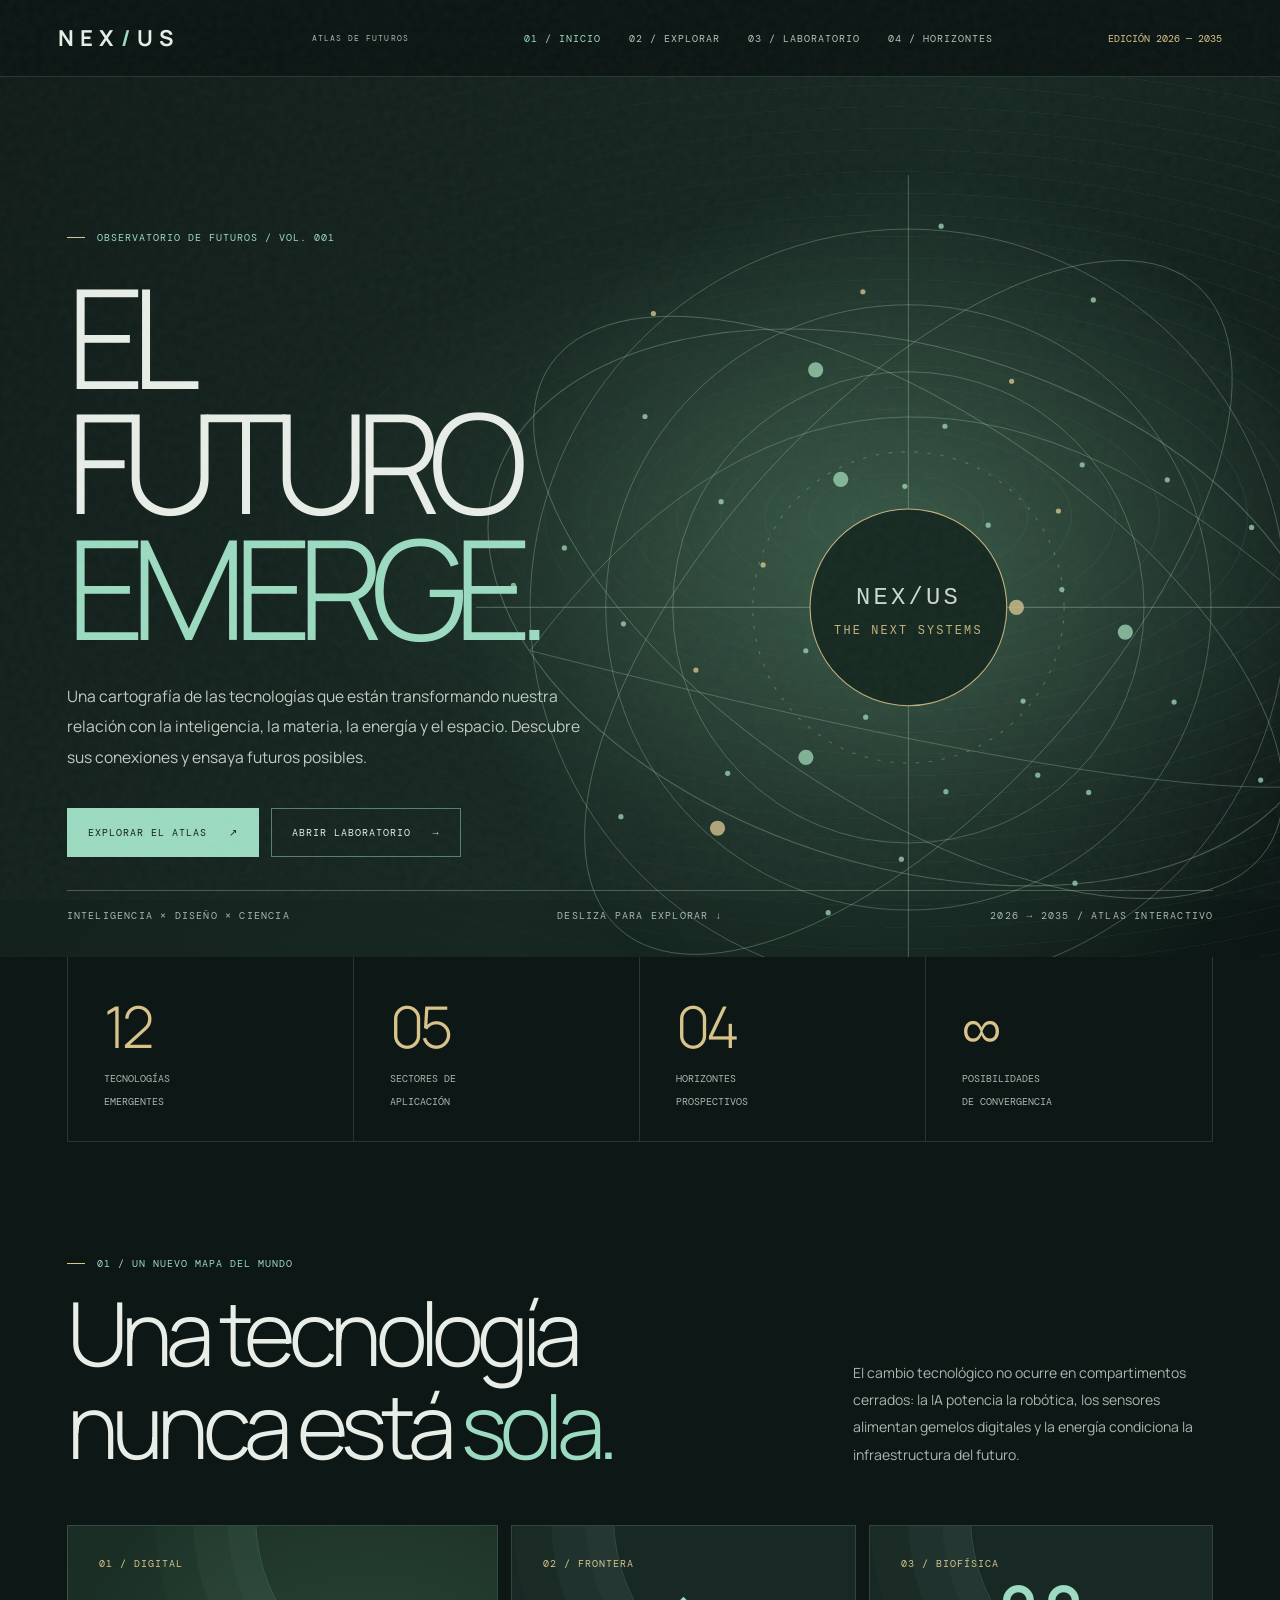
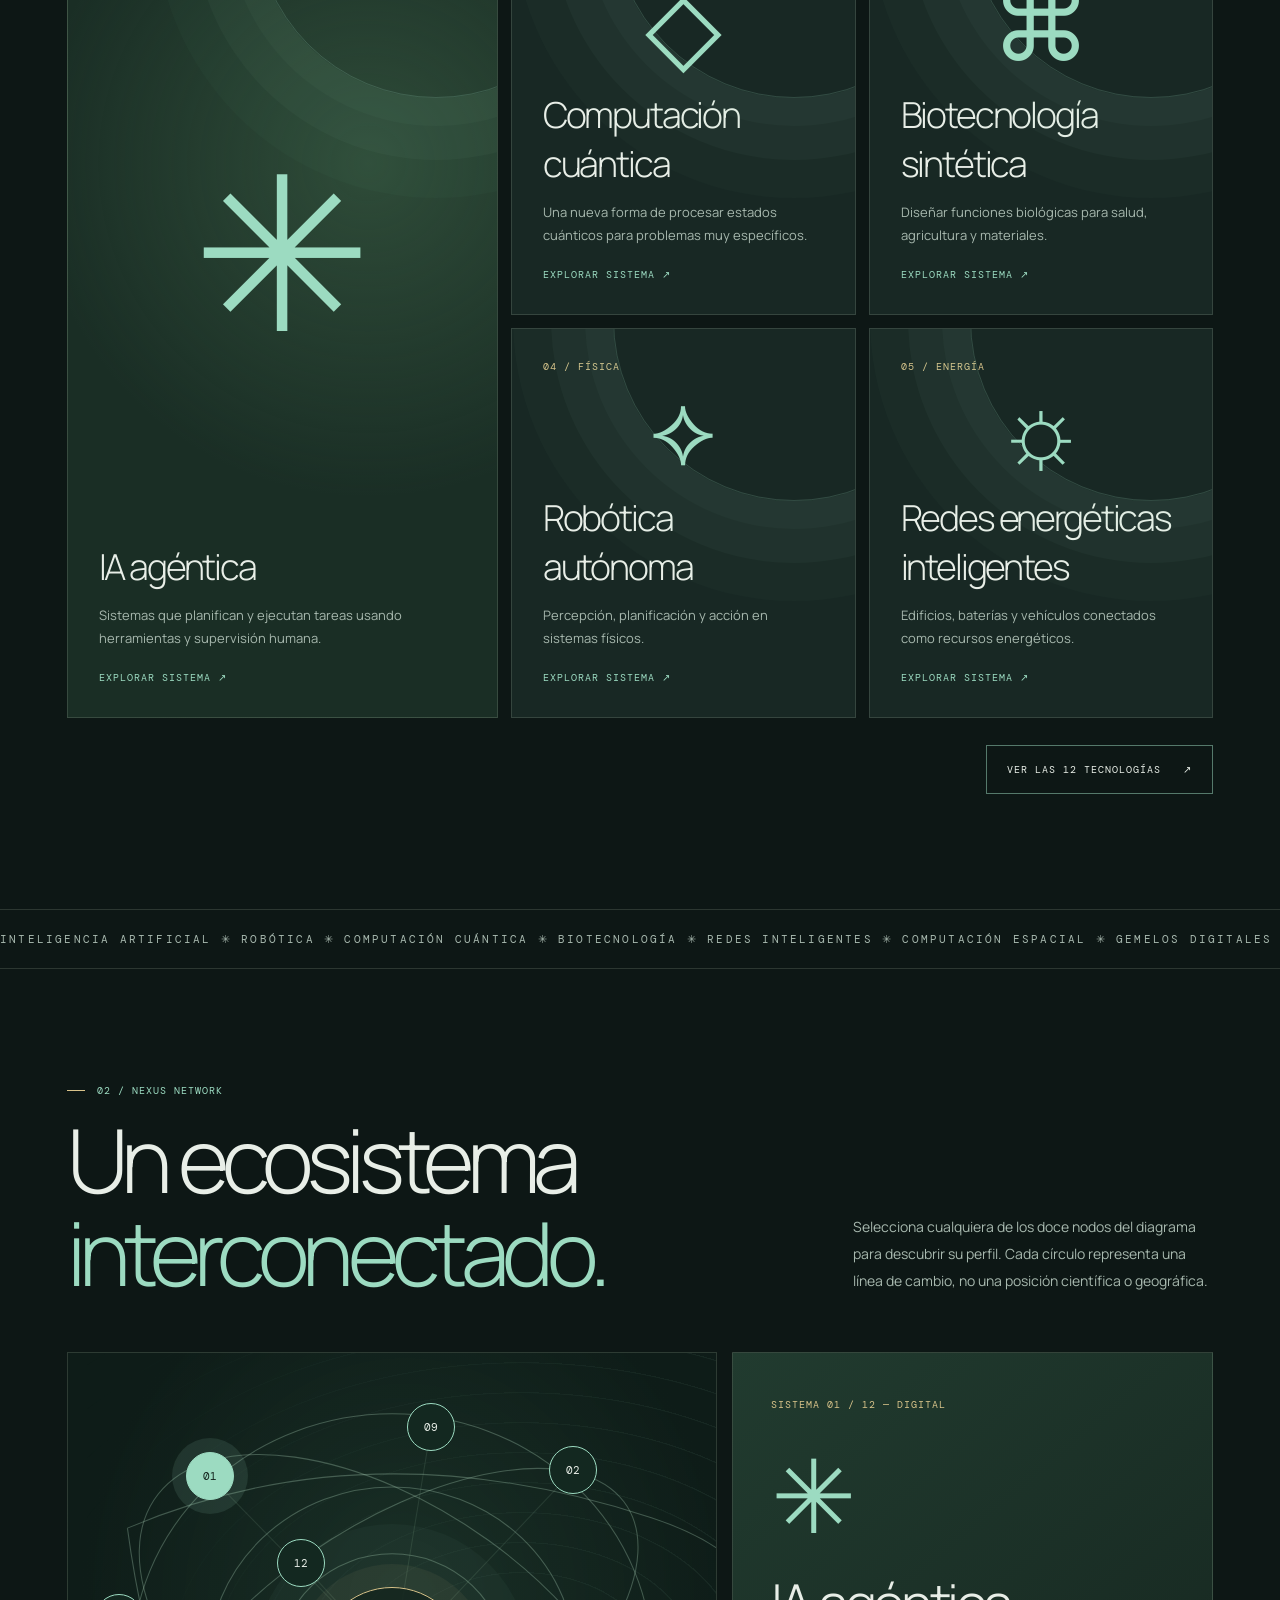
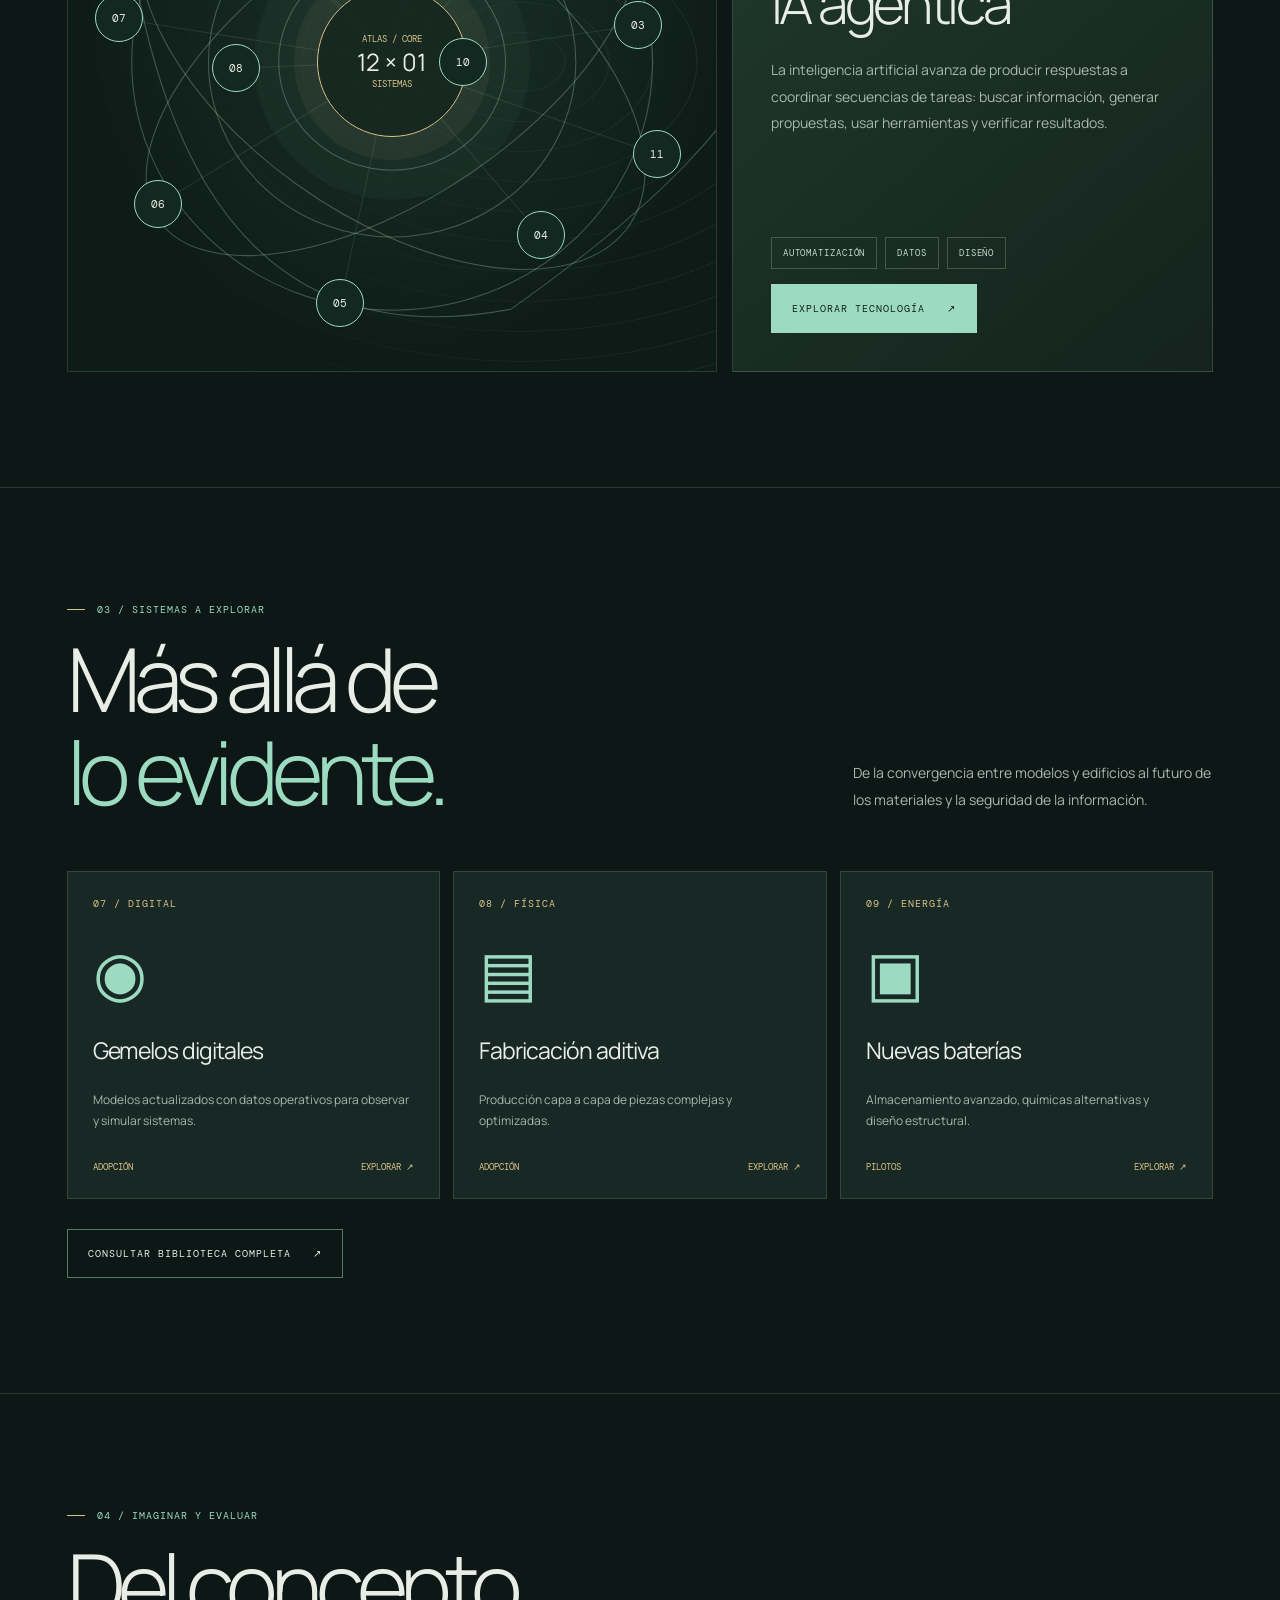
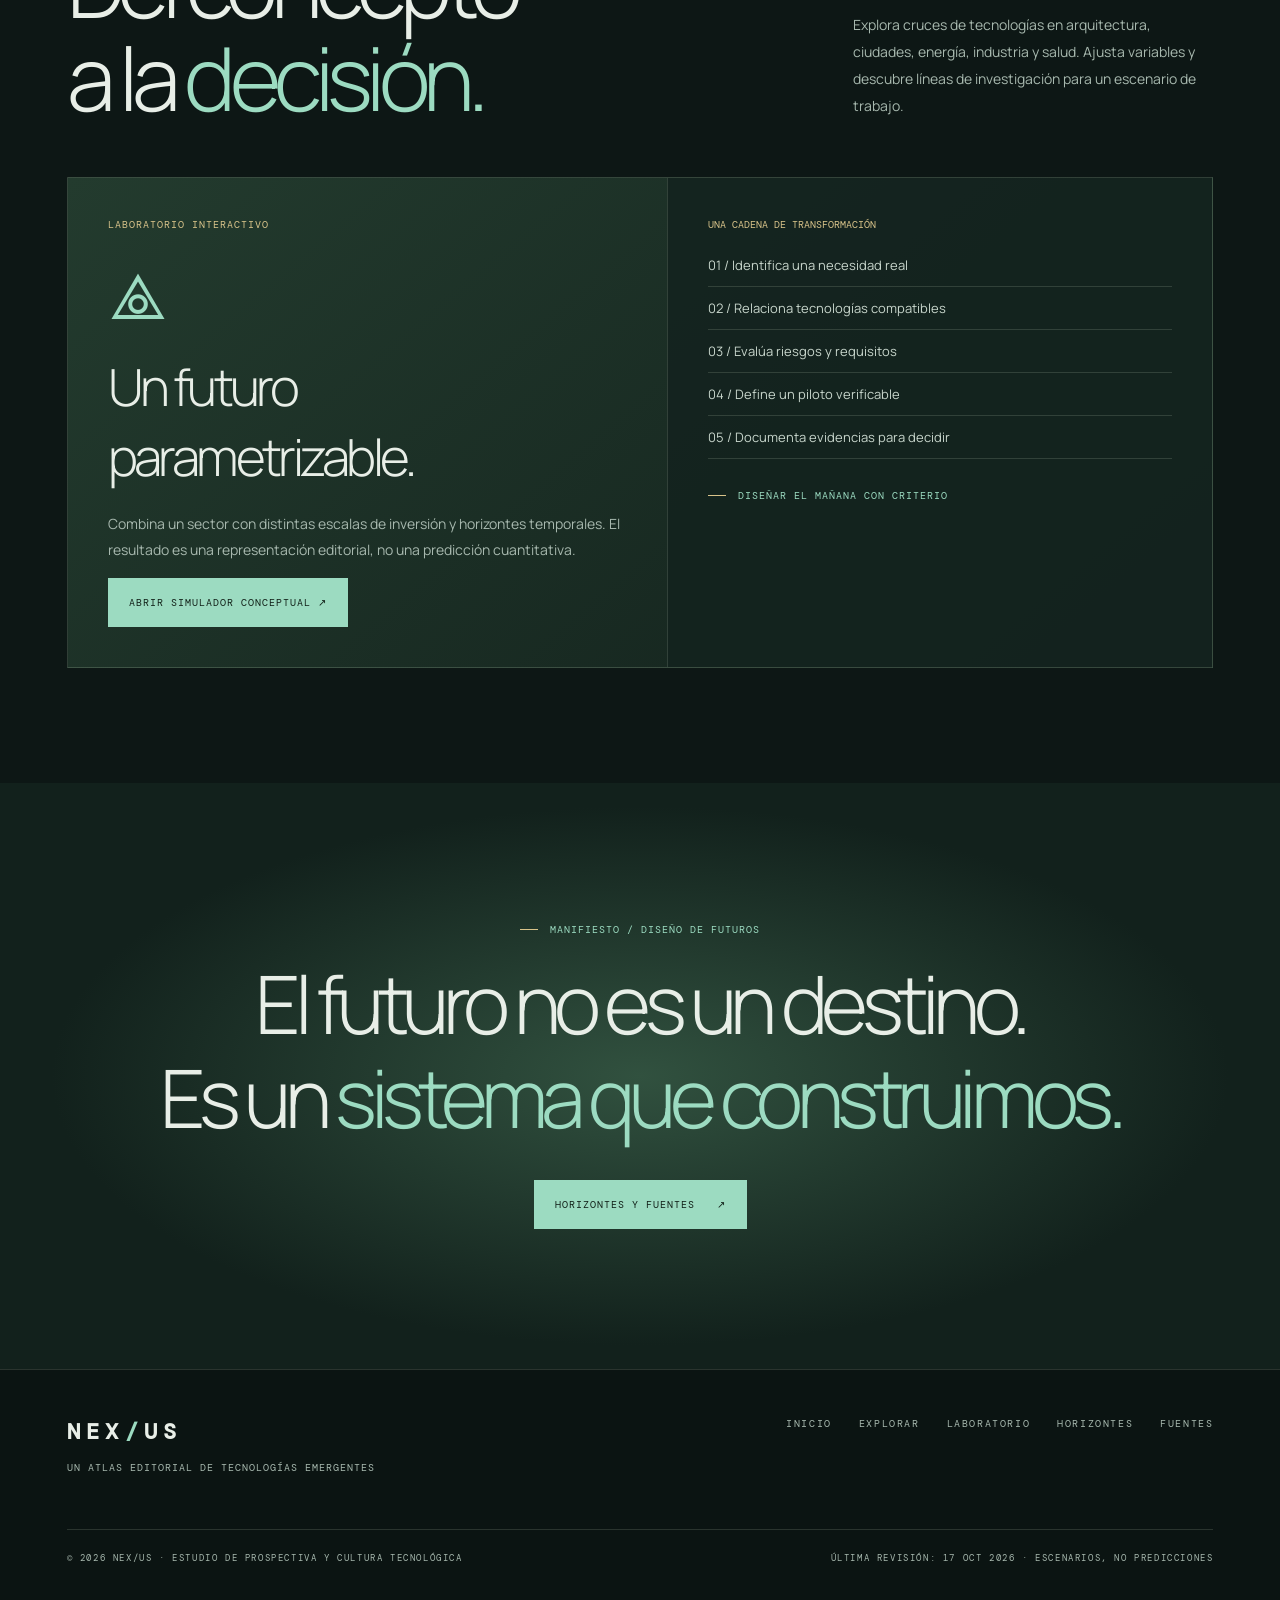
<file: index.html>
<!doctype html><html lang="es"><head><meta charset="utf-8"><meta name="viewport" content="width=device-width, initial-scale=1"><meta name="theme-color" content="#0d1715"><meta name="description" content="NEX/US: atlas visual e interactivo de 12 tecnologías emergentes, 5 ámbitos de aplicación, laboratorio de escenarios y horizontes 2026–2035."><meta property="og:title" content="NEX/US — El futuro emerge"><meta property="og:description" content="Explora un atlas de tecnologías emergentes con mapas, fichas y un laboratorio interactivo."><meta property="og:type" content="website"><title>NEX/US — Atlas de tecnologías emergentes</title><link rel="icon" type="image/svg+xml" href="assets/favicon.svg"><link rel="stylesheet" href="assets/styles.css"><script defer src="assets/data.js"></script><script defer src="assets/app.js"></script></head><body data-page="home"><header class="site-header" id="site-header"></header><div class="progress" id="progress"></div><main class="page">
<section class="hero" id="inicio"><div class="hero-art" id="hero-art"></div><div class="shell"><div class="hero-copy"><span class="eyebrow">OBSERVATORIO DE FUTUROS / VOL. 001</span><h1>EL<br>FUTURO<br><em>EMERGE.</em></h1><p>Una cartografía de las tecnologías que están transformando nuestra relación con la inteligencia, la materia, la energía y el espacio. Descubre sus conexiones y ensaya futuros posibles.</p><div class="actions"><a class="button primary" href="tecnologias.html">Explorar el atlas <span>↗</span></a><a class="button" href="laboratorio.html">Abrir laboratorio <span>→</span></a></div></div></div><div class="hero-rail"><span>INTELIGENCIA × DISEÑO × CIENCIA</span><span>DESLIZA PARA EXPLORAR ↓</span><span>2026 → 2035 / ATLAS INTERACTIVO</span></div></section>
<div class="shell"><div class="numbers"><div class="number"><strong>12</strong><span>Tecnologías<br>emergentes</span></div><div class="number"><strong>05</strong><span>Sectores de<br>aplicación</span></div><div class="number"><strong>04</strong><span>Horizontes<br>prospectivos</span></div><div class="number"><strong>∞</strong><span>Posibilidades<br>de convergencia</span></div></div></div>
<section class="section shell" id="cartografia"><div class="section-head fade-in"><div><span class="eyebrow">01 / UN NUEVO MAPA DEL MUNDO</span><h2>Una tecnología<br>nunca está <span class="jade">sola.</span></h2></div><p>El cambio tecnológico no ocurre en compartimentos cerrados: la IA potencia la robótica, los sensores alimentan gemelos digitales y la energía condiciona la infraestructura del futuro.</p></div><div class="feature-grid" id="feature-grid"></div><div style="margin-top:27px;text-align:right"><a href="tecnologias.html" class="button">Ver las 12 tecnologías <span>↗</span></a></div></section>
<div class="marquee"><span>INTELIGENCIA ARTIFICIAL ✳ ROBÓTICA ✳ COMPUTACIÓN CUÁNTICA ✳ BIOTECNOLOGÍA ✳ REDES INTELIGENTES ✳ COMPUTACIÓN ESPACIAL ✳ GEMELOS DIGITALES ✳ MATERIALES EMERGENTES ✳ &nbsp;&nbsp;&nbsp; INTELIGENCIA ARTIFICIAL ✳ ROBÓTICA ✳ COMPUTACIÓN CUÁNTICA ✳ BIOTECNOLOGÍA ✳ REDES INTELIGENTES ✳ COMPUTACIÓN ESPACIAL ✳ GEMELOS DIGITALES ✳ MATERIALES EMERGENTES ✳ &nbsp;&nbsp;&nbsp;</span></div>
<section class="section shell"><div class="section-head fade-in"><div><span class="eyebrow">02 / NEXUS NETWORK</span><h2>Un ecosistema<br><span class="jade">interconectado.</span></h2></div><p>Selecciona cualquiera de los doce nodos del diagrama para descubrir su perfil. Cada círculo representa una línea de cambio, no una posición científica o geográfica.</p></div><div class="atlas-layout"><div class="landscape" id="landscape" aria-label="Mapa conceptual interactivo de doce tecnologías"></div><div class="atlas-preview" id="atlas-preview"></div></div></section>
<section class="section shell line"><div class="section-head fade-in"><div><span class="eyebrow">03 / SISTEMAS A EXPLORAR</span><h2>Más allá de<br><span class="jade">lo evidente.</span></h2></div><p>De la convergencia entre modelos y edificios al futuro de los materiales y la seguridad de la información.</p></div><div class="tiles" id="home-tiles"></div><div style="margin-top:30px"><a class="button" href="tecnologias.html">Consultar biblioteca completa <span>↗</span></a></div></section>
<section class="section shell line"><div class="section-head fade-in"><div><span class="eyebrow">04 / IMAGINAR Y EVALUAR</span><h2>Del concepto<br>a la <span class="jade">decisión.</span></h2></div><p>Explora cruces de tecnologías en arquitectura, ciudades, energía, industria y salud. Ajusta variables y descubre líneas de investigación para un escenario de trabajo.</p></div><div class="sector-panel fade-in"><div class="sector-left"><div class="micro gold">LABORATORIO INTERACTIVO</div><div class="sector-symbol">⟁</div><h2>Un futuro<br>parametrizable.</h2><p>Combina un sector con distintas escalas de inversión y horizontes temporales. El resultado es una representación editorial, no una predicción cuantitativa.</p><a class="button primary" href="laboratorio.html">Abrir simulador conceptual ↗</a></div><div class="sector-right"><h4>Una cadena de transformación</h4><ul class="sector-list"><li>01 / Identifica una necesidad real</li><li>02 / Relaciona tecnologías compatibles</li><li>03 / Evalúa riesgos y requisitos</li><li>04 / Define un piloto verificable</li><li>05 / Documenta evidencias para decidir</li></ul><span class="eyebrow">DISEÑAR EL MAÑANA CON CRITERIO</span></div></div></section>
<section class="quote"><span class="eyebrow" style="justify-content:center">Manifiesto / Diseño de futuros</span><p>El futuro no es un destino.<br>Es un <em>sistema que construimos.</em></p><a class="button primary" href="horizontes.html">Horizontes y fuentes <span>↗</span></a></section>
</main><footer class="footer" id="site-footer"></footer></body></html>
</file>
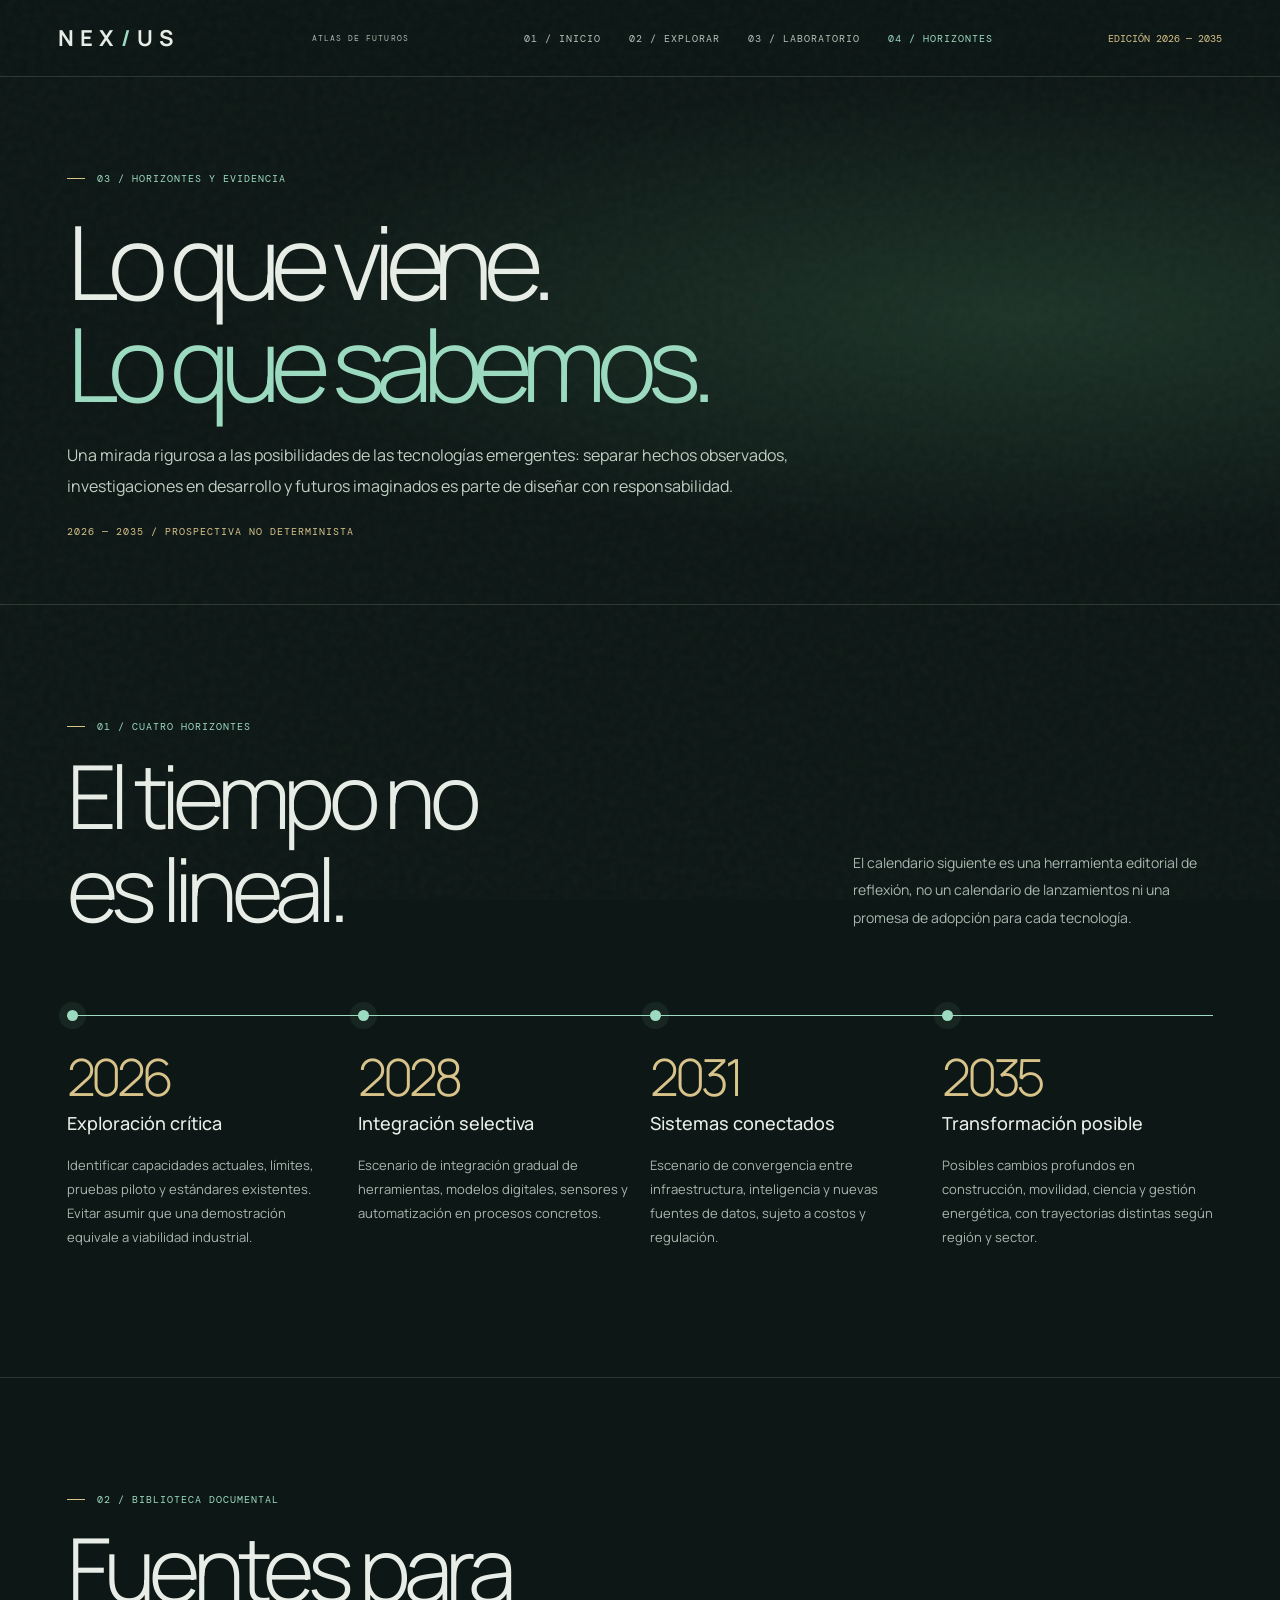
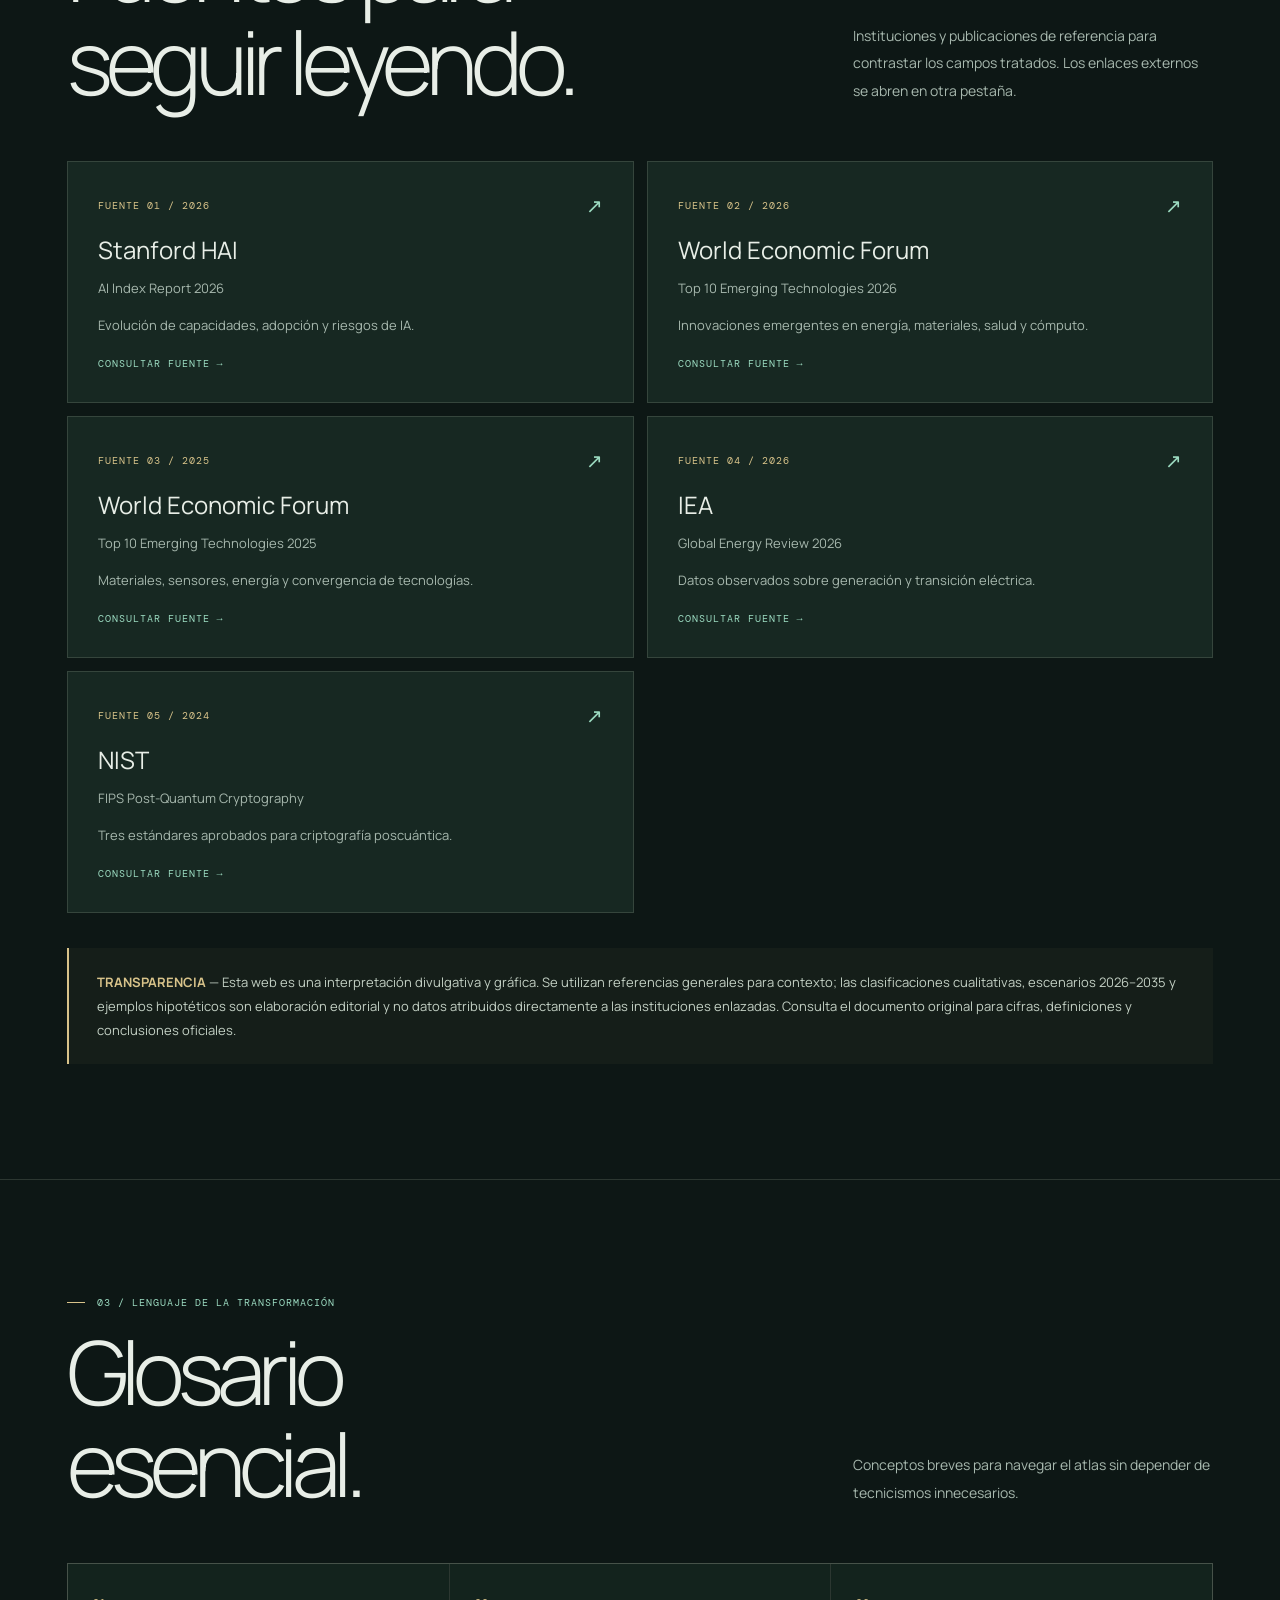
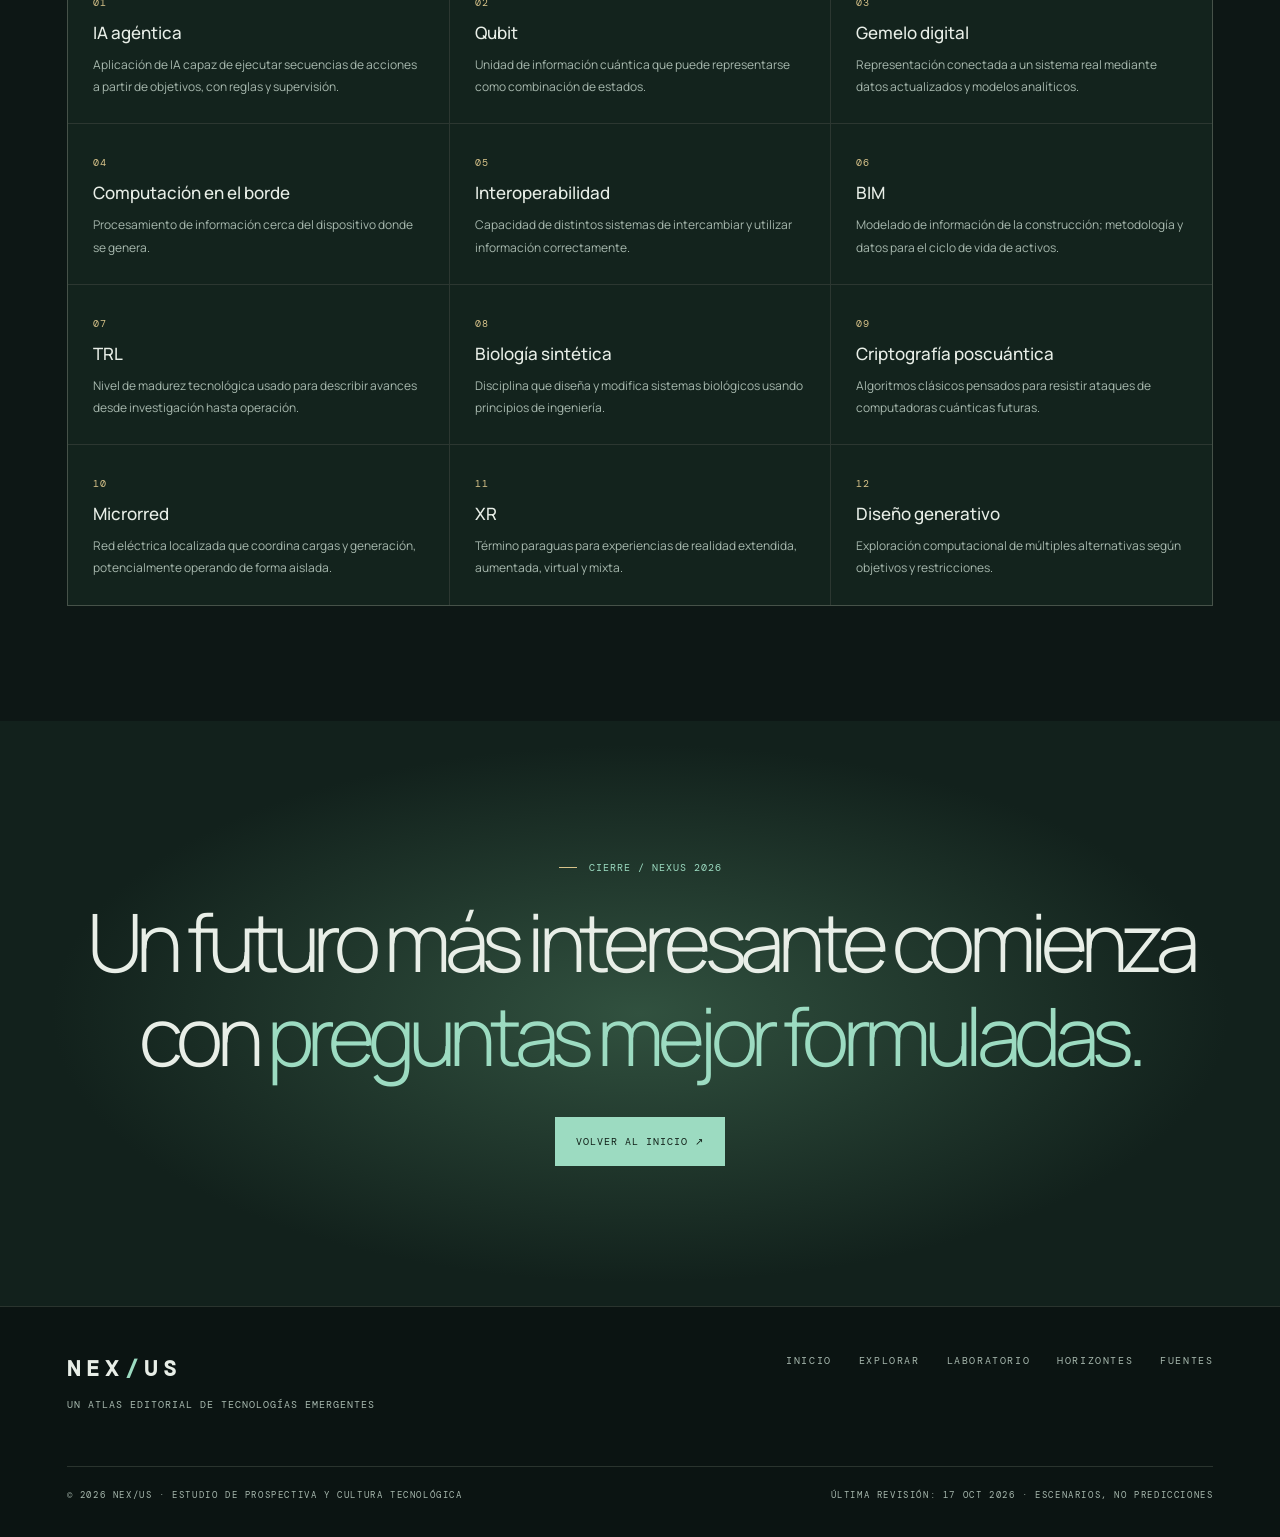
<file: horizontes.html>
<!doctype html><html lang="es"><head><meta charset="utf-8"><meta name="viewport" content="width=device-width, initial-scale=1"><meta name="theme-color" content="#0d1715"><meta name="description" content="Horizontes de adopción, preguntas críticas, bibliografía y glosario de tecnologías emergentes."><meta property="og:title" content="Horizontes y fuentes — NEX/US"><meta property="og:description" content="Horizontes de adopción, preguntas críticas, bibliografía y glosario de tecnologías emergentes."><meta property="og:type" content="website"><title>Horizontes y fuentes — NEX/US</title><link rel="icon" href="assets/favicon.svg" type="image/svg+xml"><link rel="stylesheet" href="assets/styles.css"><script defer src="assets/data.js"></script><script defer src="assets/app.js"></script></head><body data-page="future"><header class="site-header" id="site-header"></header><div class="progress" id="progress"></div><main class="page">
<section class="page-hero"><div class="shell"><span class="eyebrow">03 / HORIZONTES Y EVIDENCIA</span><h1>Lo que viene.<br><span class="jade">Lo que sabemos.</span></h1><p>Una mirada rigurosa a las posibilidades de las tecnologías emergentes: separar hechos observados, investigaciones en desarrollo y futuros imaginados es parte de diseñar con responsabilidad.</p><span class="micro gold">2026 — 2035 / PROSPECTIVA NO DETERMINISTA</span></div></section>
<section class="section shell"><div class="section-head"><div><span class="eyebrow">01 / CUATRO HORIZONTES</span><h2>El tiempo no<br>es lineal.</h2></div><p>El calendario siguiente es una herramienta editorial de reflexión, no un calendario de lanzamientos ni una promesa de adopción para cada tecnología.</p></div><div class="timeline"><article class="era"><div class="year">2026</div><h3>Exploración crítica</h3><p>Identificar capacidades actuales, límites, pruebas piloto y estándares existentes. Evitar asumir que una demostración equivale a viabilidad industrial.</p></article><article class="era"><div class="year">2028</div><h3>Integración selectiva</h3><p>Escenario de integración gradual de herramientas, modelos digitales, sensores y automatización en procesos concretos.</p></article><article class="era"><div class="year">2031</div><h3>Sistemas conectados</h3><p>Escenario de convergencia entre infraestructura, inteligencia y nuevas fuentes de datos, sujeto a costos y regulación.</p></article><article class="era"><div class="year">2035</div><h3>Transformación posible</h3><p>Posibles cambios profundos en construcción, movilidad, ciencia y gestión energética, con trayectorias distintas según región y sector.</p></article></div></section>
<section class="section shell line" id="fuentes"><div class="section-head"><div><span class="eyebrow">02 / BIBLIOTECA DOCUMENTAL</span><h2>Fuentes para<br>seguir leyendo.</h2></div><p>Instituciones y publicaciones de referencia para contrastar los campos tratados. Los enlaces externos se abren en otra pestaña.</p></div><div class="source-grid" id="source-grid"></div><div class="disclaimer" style="margin-top:35px"><strong class="gold">TRANSPARENCIA</strong> — Esta web es una interpretación divulgativa y gráfica. Se utilizan referencias generales para contexto; las clasificaciones cualitativas, escenarios 2026–2035 y ejemplos hipotéticos son elaboración editorial y no datos atribuidos directamente a las instituciones enlazadas. Consulta el documento original para cifras, definiciones y conclusiones oficiales.</div></section>
<section class="section shell line" id="glosario"><div class="section-head"><div><span class="eyebrow">03 / LENGUAJE DE LA TRANSFORMACIÓN</span><h2>Glosario<br>esencial.</h2></div><p>Conceptos breves para navegar el atlas sin depender de tecnicismos innecesarios.</p></div><div class="glossary" id="glossary"></div></section>
<section class="quote"><span class="eyebrow" style="justify-content:center">Cierre / NEXUS 2026</span><p>Un futuro más interesante comienza con <em>preguntas mejor formuladas.</em></p><a class="button primary" href="index.html">Volver al inicio ↗</a></section></main><footer class="footer" id="site-footer"></footer></body></html>
</file>
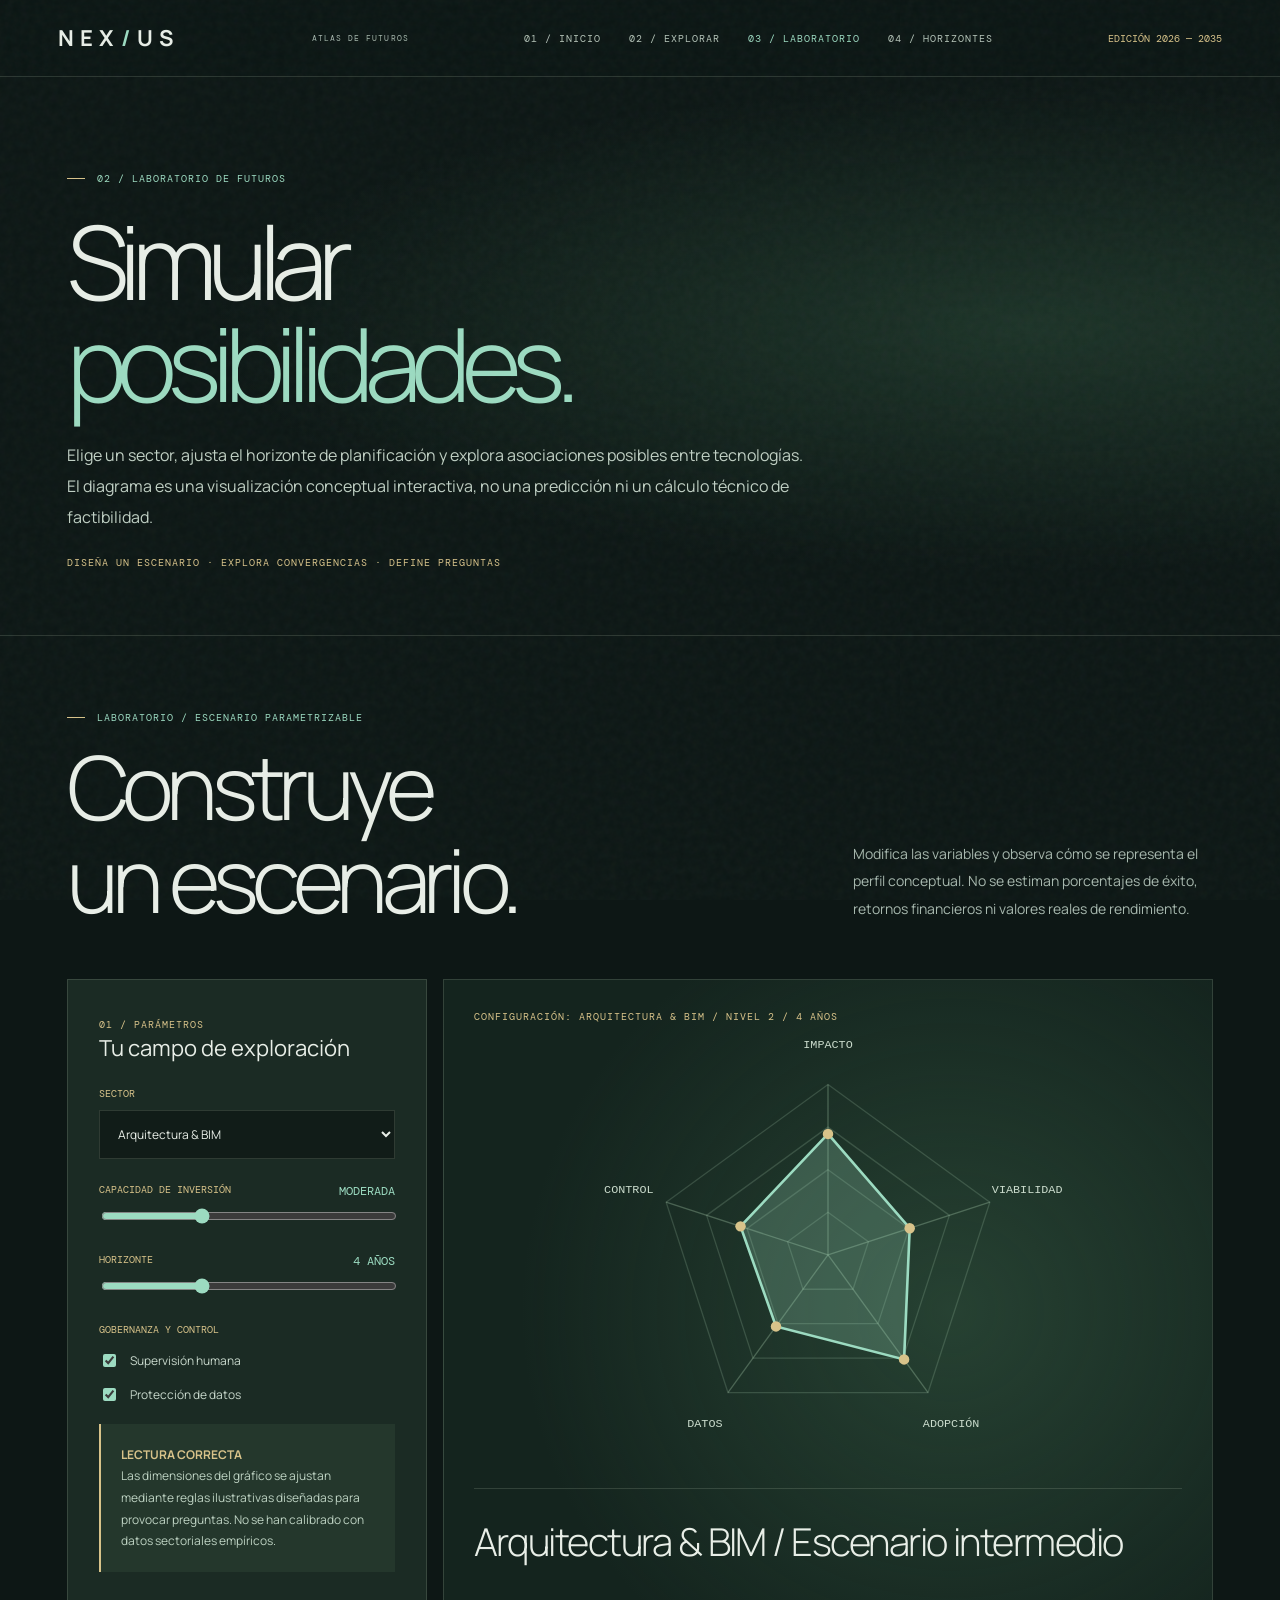
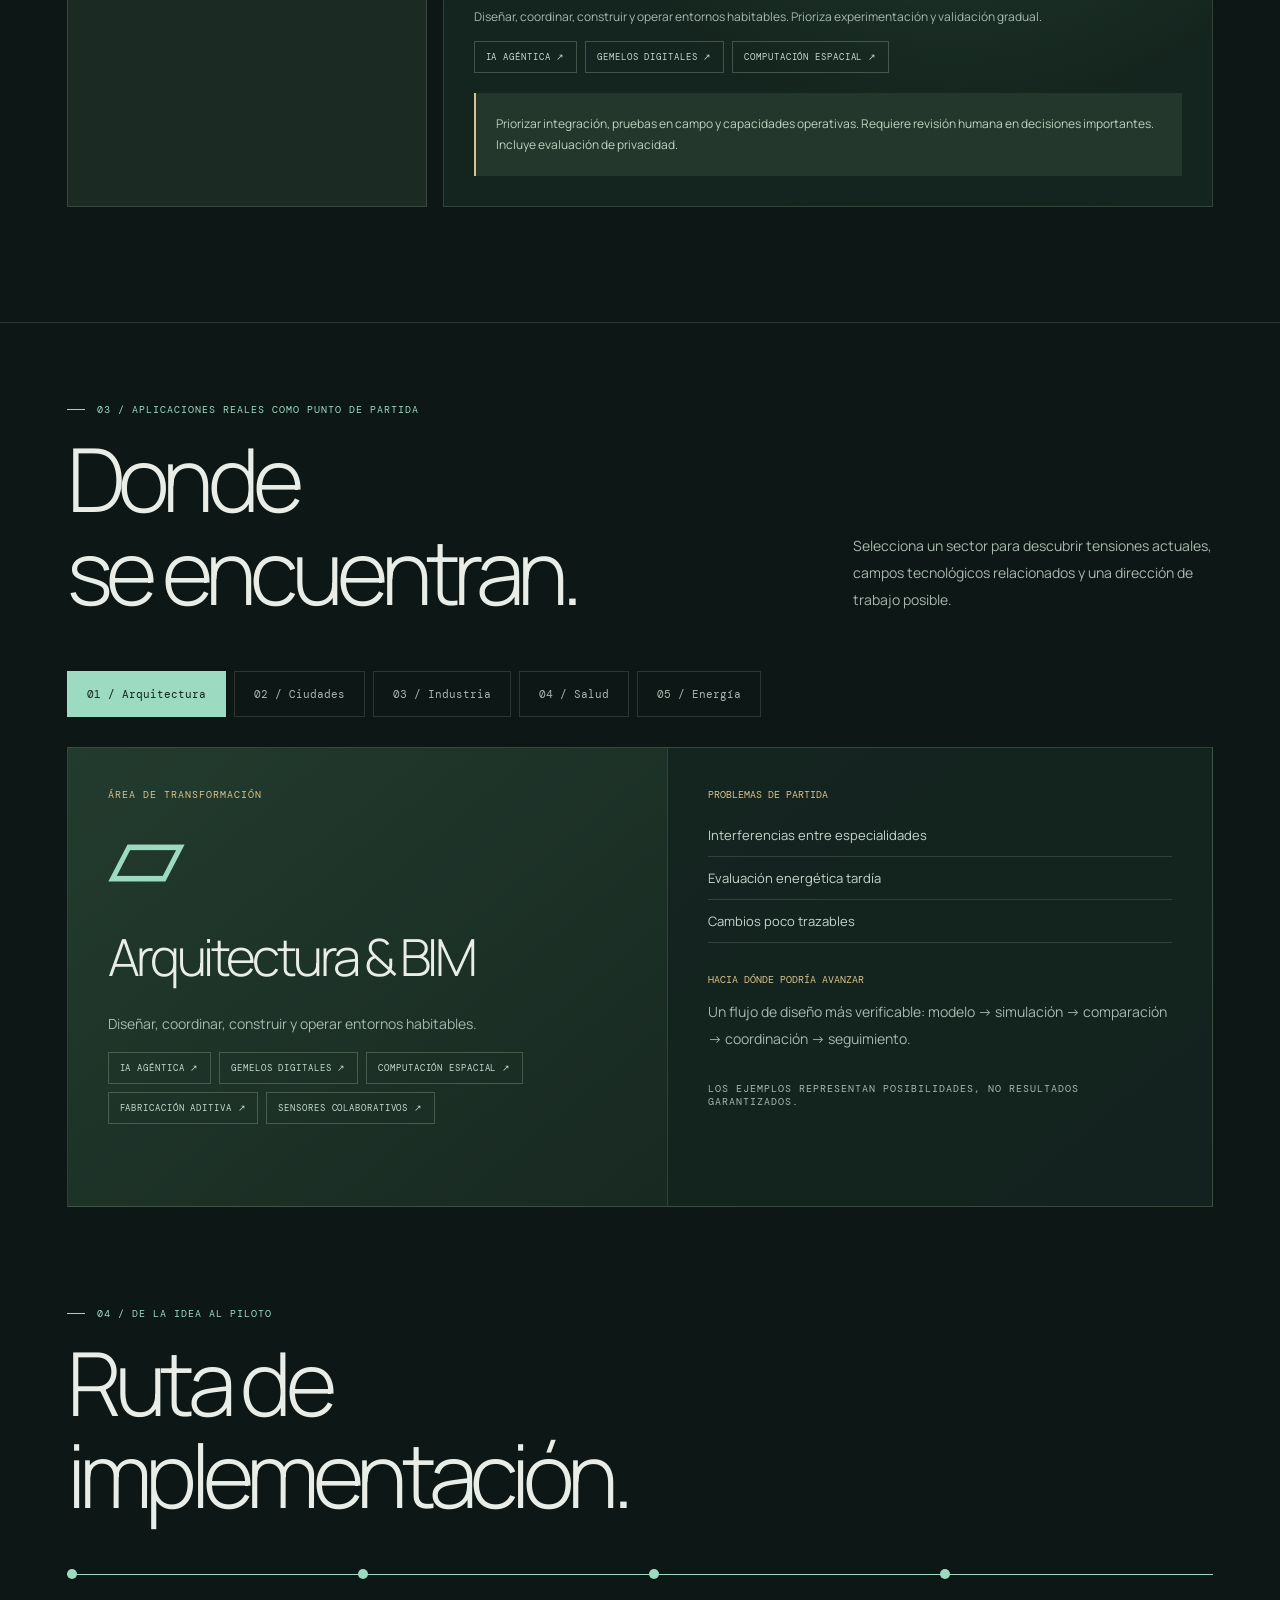
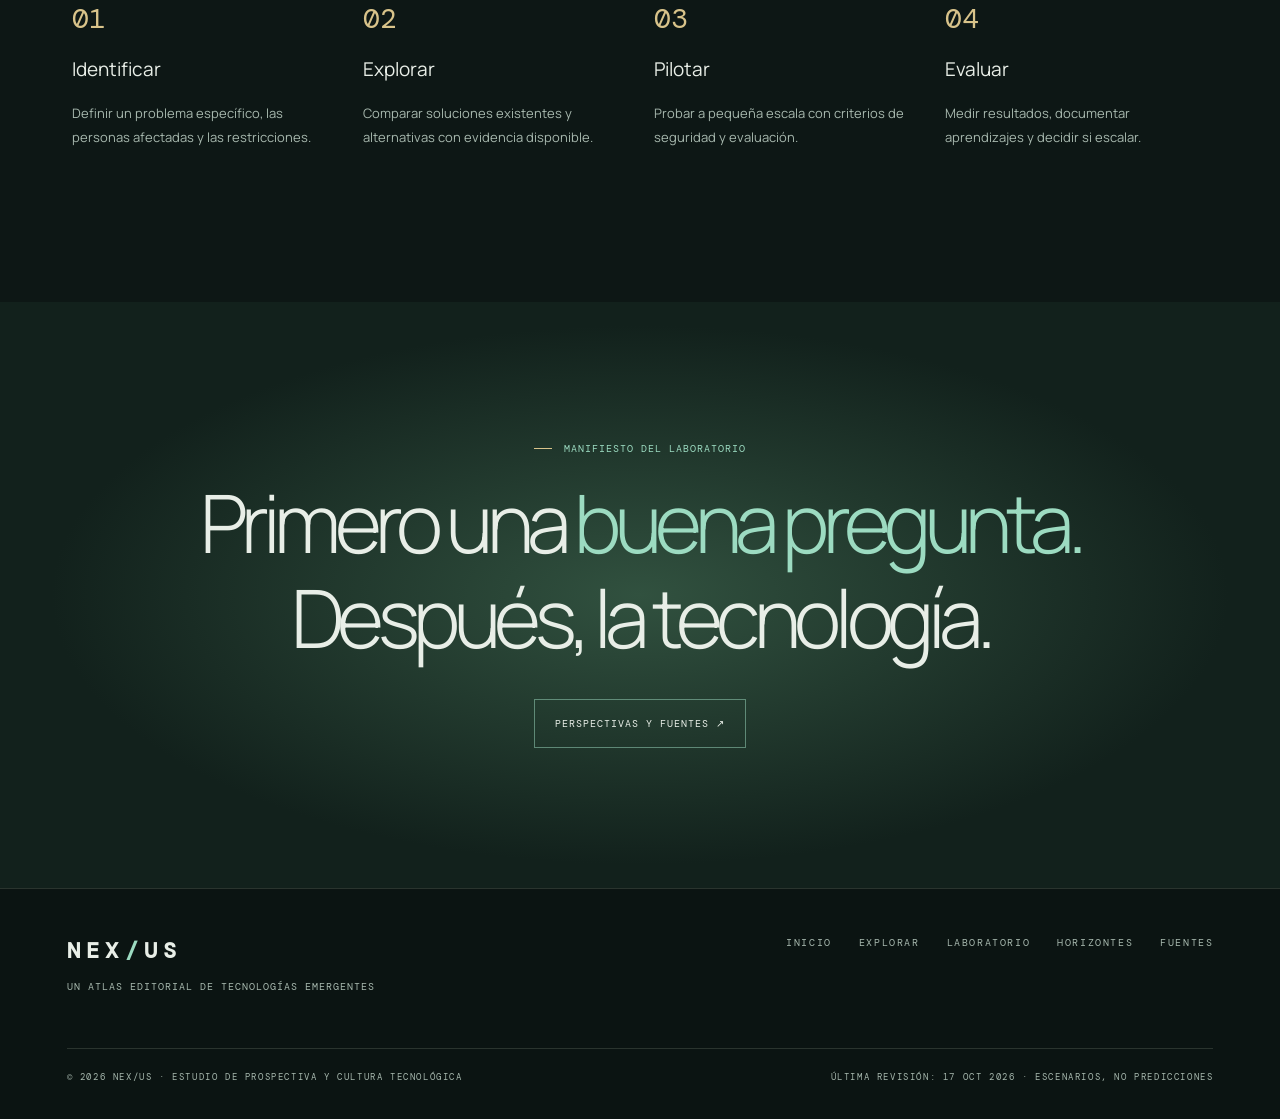
<file: laboratorio.html>
<!doctype html><html lang="es"><head><meta charset="utf-8"><meta name="viewport" content="width=device-width, initial-scale=1"><meta name="theme-color" content="#0d1715"><meta name="description" content="Experimenta con sectores, recursos y horizontes mediante un simulador conceptual."><meta property="og:title" content="Laboratorio de escenarios — NEX/US"><meta property="og:description" content="Experimenta con sectores, recursos y horizontes mediante un simulador conceptual."><meta property="og:type" content="website"><title>Laboratorio de escenarios — NEX/US</title><link rel="icon" href="assets/favicon.svg" type="image/svg+xml"><link rel="stylesheet" href="assets/styles.css"><script defer src="assets/data.js"></script><script defer src="assets/app.js"></script></head><body data-page="lab"><header class="site-header" id="site-header"></header><div class="progress" id="progress"></div><main class="page">
<section class="page-hero"><div class="shell"><span class="eyebrow">02 / LABORATORIO DE FUTUROS</span><h1>Simular<br><span class="jade">posibilidades.</span></h1><p>Elige un sector, ajusta el horizonte de planificación y explora asociaciones posibles entre tecnologías. El diagrama es una visualización conceptual interactiva, no una predicción ni un cálculo técnico de factibilidad.</p><span class="micro gold">DISEÑA UN ESCENARIO · EXPLORA CONVERGENCIAS · DEFINE PREGUNTAS</span></div></section>
<section class="section shell" style="padding-top:75px"><div class="section-head"><div><span class="eyebrow">Laboratorio / Escenario parametrizable</span><h2>Construye<br>un escenario.</h2></div><p>Modifica las variables y observa cómo se representa el perfil conceptual. No se estiman porcentajes de éxito, retornos financieros ni valores reales de rendimiento.</p></div>
<div class="lab-layout" id="lab-root"><div class="lab-controls"><span class="micro gold">01 / PARÁMETROS</span><h3>Tu campo de exploración</h3>
<label for="sector-select">Sector</label><select id="sector-select"><option value="arquitectura">Arquitectura & BIM</option><option value="ciudad">Ciudad & territorio</option><option value="industria">Industria & producción</option><option value="salud">Salud & ciencia</option><option value="energia">Energía & clima</option></select>
<label for="budget-slider">Capacidad de inversión <span class="slider-value" id="budget-display">Moderada</span></label><input type="range" min="1" max="4" value="2" id="budget-slider" aria-label="Capacidad de inversión">
<label for="time-slider">Horizonte <span class="slider-value" id="time-display">4 años</span></label><input type="range" min="1" max="10" value="4" id="time-slider" aria-label="Horizonte temporal">
<label>Gobernanza y control</label><div class="check-row"><input id="human" type="checkbox" checked><label for="human" style="margin:0;color:inherit;font:inherit;text-transform:none">Supervisión humana</label></div><div class="check-row"><input id="privacy" type="checkbox" checked><label for="privacy" style="margin:0;color:inherit;font:inherit;text-transform:none">Protección de datos</label></div>
<div class="lab-note"><strong class="gold">LECTURA CORRECTA</strong><br>Las dimensiones del gráfico se ajustan mediante reglas ilustrativas diseñadas para provocar preguntas. No se han calibrado con datos sectoriales empíricos.</div></div>
<div class="lab-display"><div><div class="micro gold" id="scenario-readout">CONFIGURACIÓN CONCEPTUAL</div><div class="radar" id="radar"></div></div><div class="output-panel"><h3 id="output-title">Escenario</h3><p class="lab-caption" id="output-desc"></p><div class="pill-wrap" id="output-tags"></div><div class="lab-note" id="output-reco"></div></div></div></div></section>
<section class="section shell line" style="padding-top:80px"><div class="section-head"><div><span class="eyebrow">03 / APLICACIONES REALES COMO PUNTO DE PARTIDA</span><h2>Donde<br>se encuentran.</h2></div><p>Selecciona un sector para descubrir tensiones actuales, campos tecnológicos relacionados y una dirección de trabajo posible.</p></div>
<div class="sector-selector"><button class="sector-tabs active" data-sector="arquitectura">01 / Arquitectura</button><button class="sector-tabs" data-sector="ciudad">02 / Ciudades</button><button class="sector-tabs" data-sector="industria">03 / Industria</button><button class="sector-tabs" data-sector="salud">04 / Salud</button><button class="sector-tabs" data-sector="energia">05 / Energía</button></div>
<div class="sector-panel"><div class="sector-left"><div class="micro gold">ÁREA DE TRANSFORMACIÓN</div><div id="sector-icon" class="sector-symbol">▱</div><h2 id="sector-title">Arquitectura & BIM</h2><p id="sector-description">Diseñar, coordinar, construir y operar entornos habitables.</p><div id="sector-links" class="mini-tags"></div></div><div class="sector-right"><h4>Problemas de partida</h4><ul class="sector-list" id="sector-problems"></ul><h4>Hacia dónde podría avanzar</h4><p id="sector-result"></p><div class="micro muted" style="margin-top:30px">LOS EJEMPLOS REPRESENTAN POSIBILIDADES, NO RESULTADOS GARANTIZADOS.</div></div></div>
<div class="section-head" style="margin-top:100px"><div><span class="eyebrow">04 / DE LA IDEA AL PILOTO</span><h2>Ruta de<br>implementación.</h2></div></div><div class="steps"><div class="step"><b>01</b><h3>Identificar</h3><p>Definir un problema específico, las personas afectadas y las restricciones.</p></div><div class="step"><b>02</b><h3>Explorar</h3><p>Comparar soluciones existentes y alternativas con evidencia disponible.</p></div><div class="step"><b>03</b><h3>Pilotar</h3><p>Probar a pequeña escala con criterios de seguridad y evaluación.</p></div><div class="step"><b>04</b><h3>Evaluar</h3><p>Medir resultados, documentar aprendizajes y decidir si escalar.</p></div></div></section>
<section class="quote"><span class="eyebrow" style="justify-content:center">Manifiesto del laboratorio</span><p>Primero una <em>buena pregunta.</em><br>Después, la tecnología.</p><a class="button" href="horizontes.html">Perspectivas y fuentes ↗</a></section></main><footer class="footer" id="site-footer"></footer></body></html>
</file>
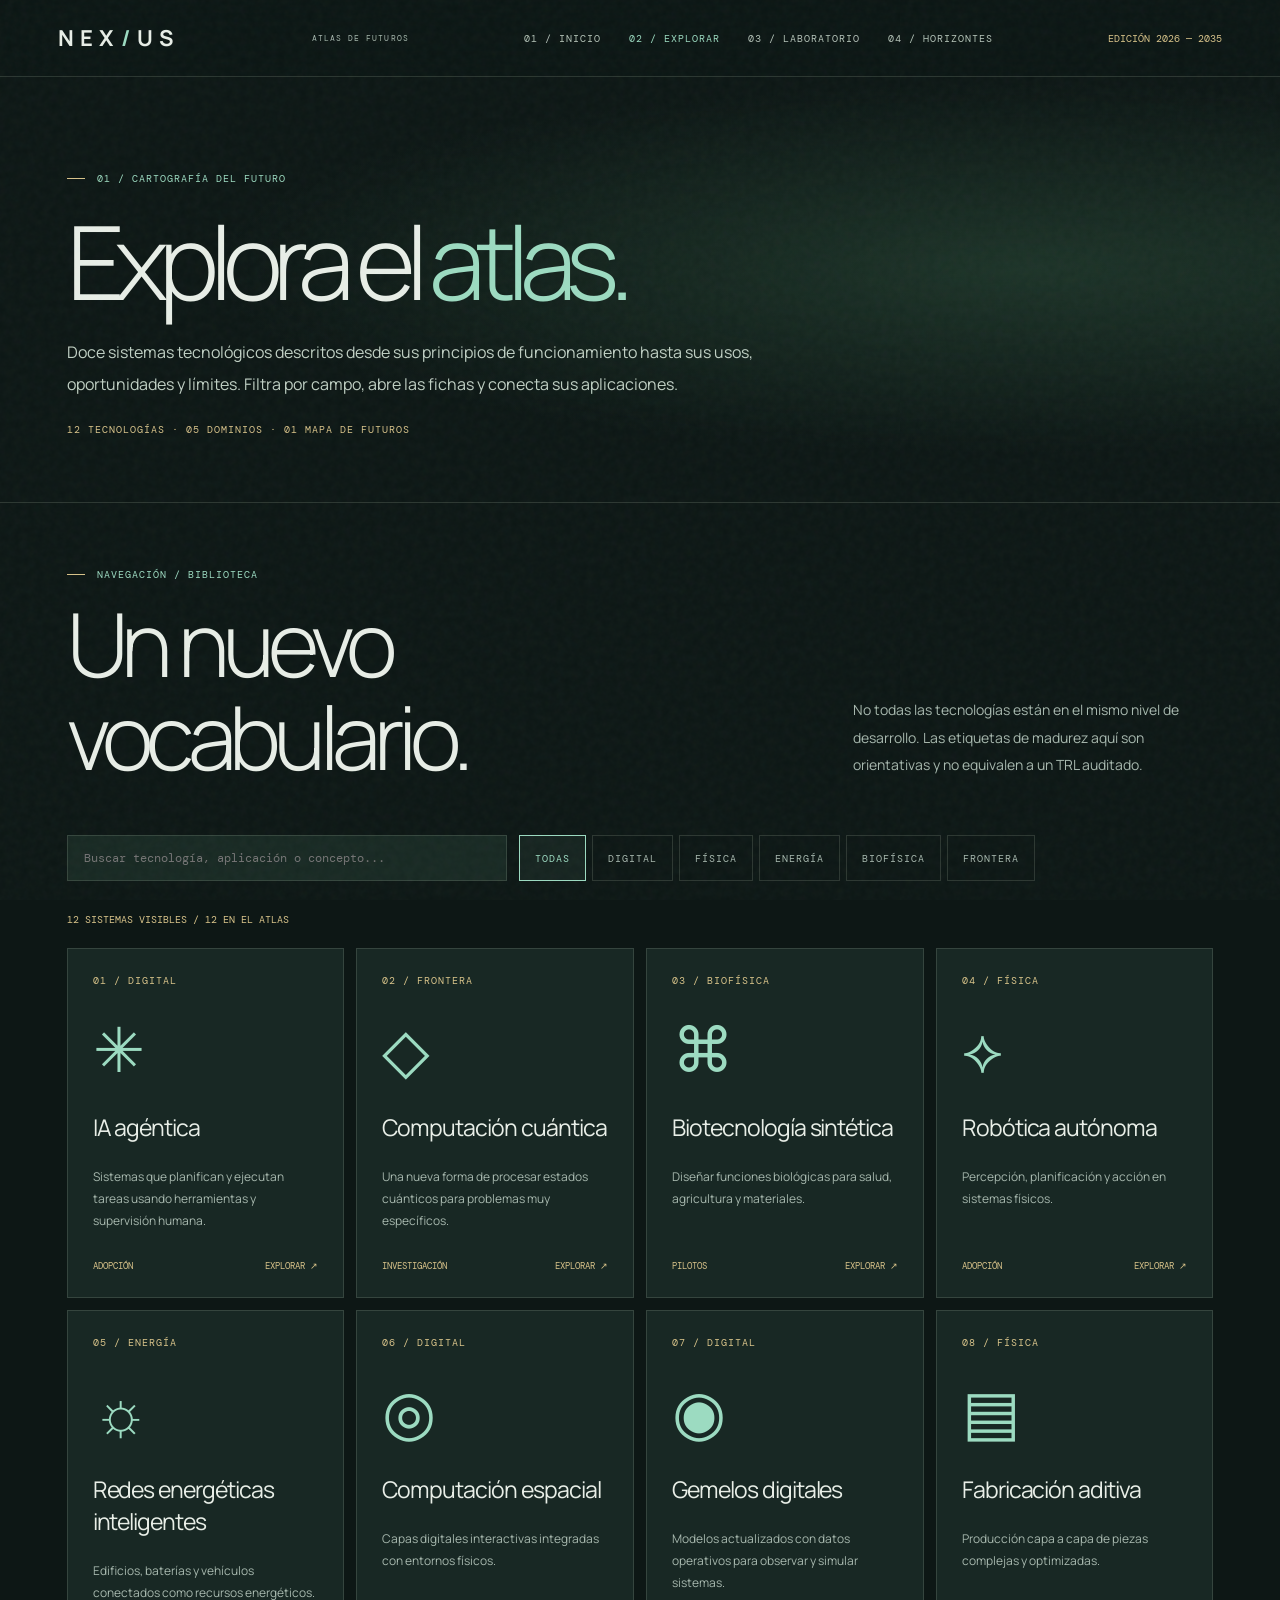
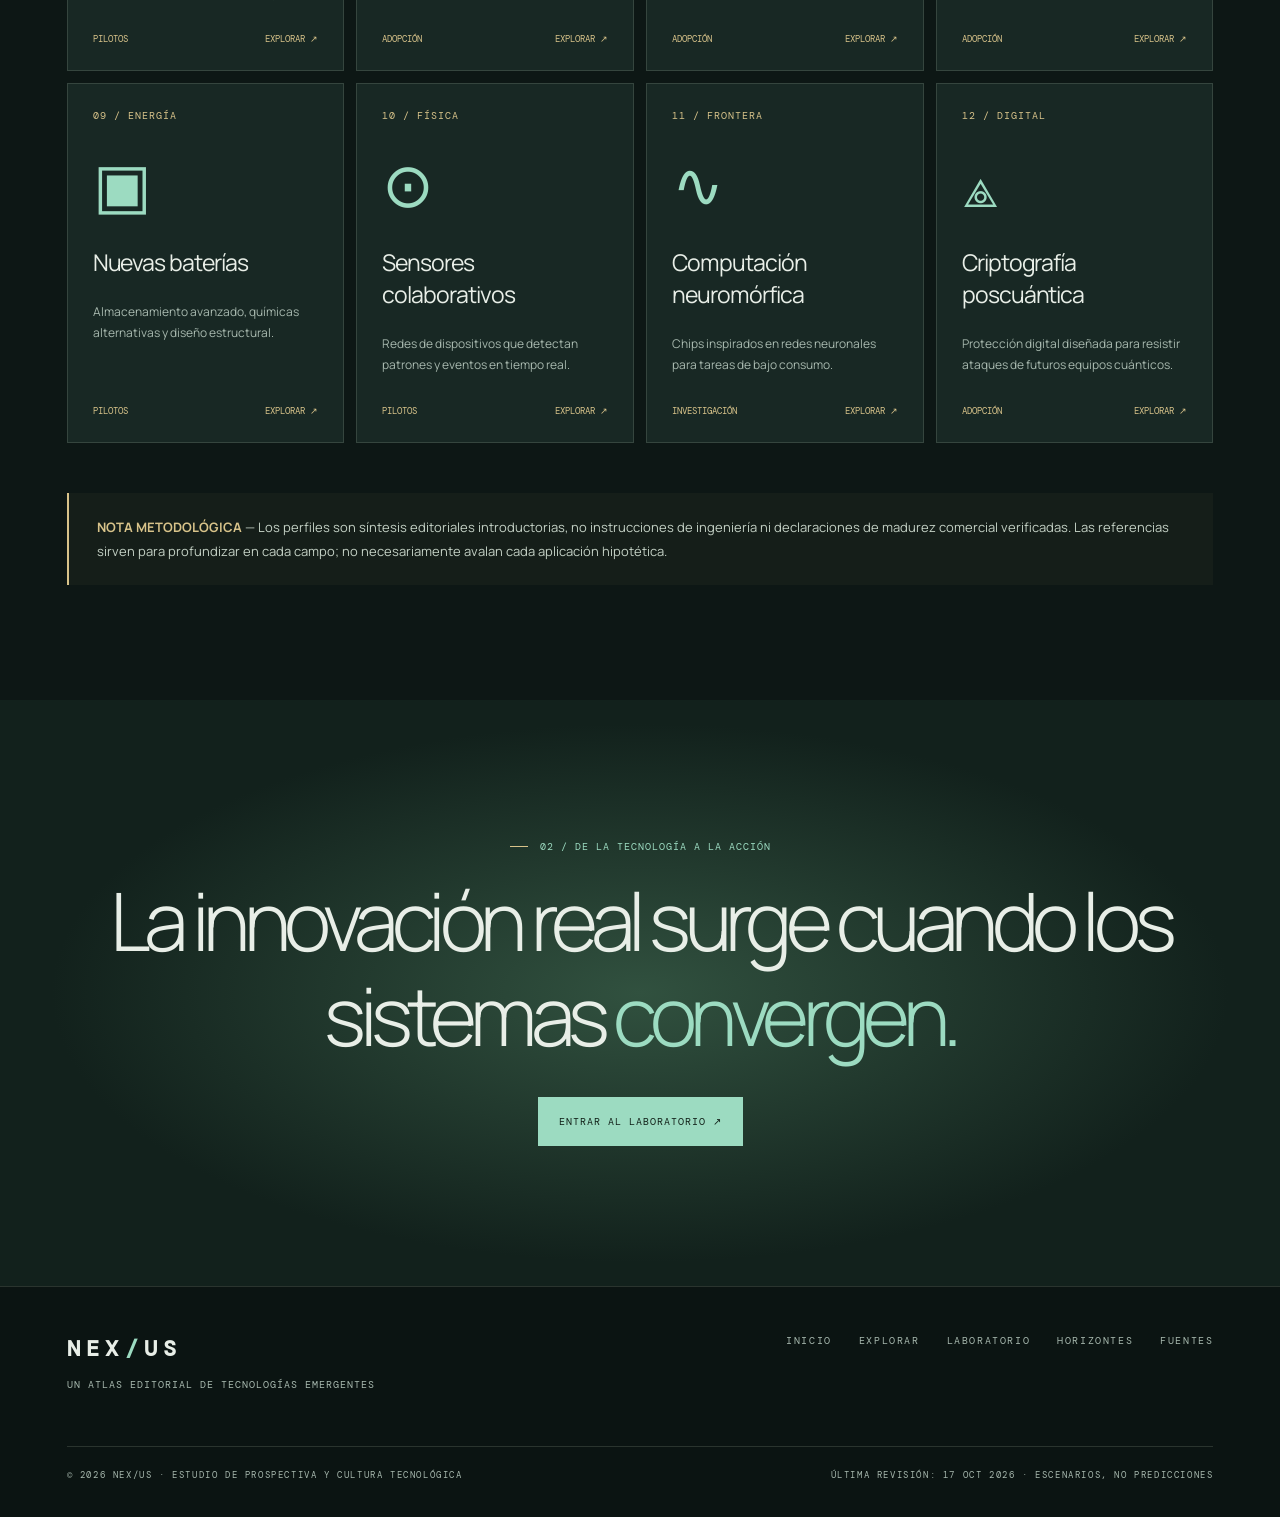
<file: tecnologias.html>
<!doctype html><html lang="es"><head><meta charset="utf-8"><meta name="viewport" content="width=device-width, initial-scale=1"><meta name="theme-color" content="#0d1715"><meta name="description" content="Explora 12 tecnologías emergentes con explicaciones, aplicaciones y fuentes."><meta property="og:title" content="Atlas de tecnologías — NEX/US"><meta property="og:description" content="Explora 12 tecnologías emergentes con explicaciones, aplicaciones y fuentes."><meta property="og:type" content="website"><title>Atlas de tecnologías — NEX/US</title><link rel="icon" href="assets/favicon.svg" type="image/svg+xml"><link rel="stylesheet" href="assets/styles.css"><script defer src="assets/data.js"></script><script defer src="assets/app.js"></script></head><body data-page="explore"><header class="site-header" id="site-header"></header><div class="progress" id="progress"></div><main class="page">
<section class="page-hero"><div class="shell"><span class="eyebrow">01 / CARTOGRAFÍA DEL FUTURO</span><h1>Explora el <span class="jade">atlas.</span></h1><p>Doce sistemas tecnológicos descritos desde sus principios de funcionamiento hasta sus usos, oportunidades y límites. Filtra por campo, abre las fichas y conecta sus aplicaciones.</p><span class="micro gold">12 TECNOLOGÍAS · 05 DOMINIOS · 01 MAPA DE FUTUROS</span></div></section>
<section class="section shell" style="padding-top:65px"><div class="section-head fade-in"><div><span class="eyebrow">Navegación / Biblioteca</span><h2>Un nuevo<br>vocabulario.</h2></div><p>No todas las tecnologías están en el mismo nivel de desarrollo. Las etiquetas de madurez aquí son orientativas y no equivalen a un TRL auditado.</p></div>
<div class="toolbar"><input class="search" id="search" type="search" placeholder="Buscar tecnología, aplicación o concepto..." aria-label="Buscar tecnologías"><div class="filters" id="category-filters" aria-label="Filtrar por dominio"></div></div>
<p class="results" id="result-count" aria-live="polite"></p><div class="explore-grid" id="explore-grid"></div>
<div class="disclaimer" style="margin-top:50px"><strong class="gold">NOTA METODOLÓGICA</strong> — Los perfiles son síntesis editoriales introductorias, no instrucciones de ingeniería ni declaraciones de madurez comercial verificadas. Las referencias sirven para profundizar en cada campo; no necesariamente avalan cada aplicación hipotética.</div></section>
<section class="quote"><span class="eyebrow" style="justify-content:center">02 / De la tecnología a la acción</span><p>La innovación real surge cuando los sistemas <em>convergen.</em></p><a href="laboratorio.html" class="button primary">Entrar al laboratorio ↗</a></section>
<div class="overlay" id="tech-overlay" role="dialog" aria-modal="true" aria-label="Ficha de tecnología"><div class="modal"><button id="modal-close" class="modal-close" aria-label="Cerrar">✕ CERRAR</button><div id="modal-content"></div></div></div></main><footer class="footer" id="site-footer"></footer></body></html>
</file>
<file: assets/styles.css>
@import url('https://fonts.googleapis.com/css2?family=DM+Mono:wght@400;500&family=Manrope:wght@300;400;500;600;700;800&display=swap');
:root{--bg:#0d1715;--bg2:#14211e;--card:#182824;--ink:#e8eee7;--muted:#a7b8ae;--line:#d9ecd126;--jade:#9cdbc1;--gold:#d8c38a;--pearl:#cfe2d0;--danger:#e0a59a;--radius:2px;--sans:'Manrope',sans-serif;--mono:'DM Mono',monospace}*{box-sizing:border-box}html{scroll-behavior:smooth}body{margin:0;background:var(--bg);color:var(--ink);font-family:var(--sans);font-weight:400;overflow-x:hidden}body:after{position:fixed;content:"";pointer-events:none;inset:0;z-index:80;opacity:.11;background-image:url("data:image/svg+xml,%3Csvg viewBox='0 0 180 180' xmlns='http://www.w3.org/2000/svg'%3E%3Cfilter id='n'%3E%3CfeTurbulence type='fractalNoise' baseFrequency='.66' numOctaves='3' stitchTiles='stitch'/%3E%3C/filter%3E%3Crect width='100%25' height='100%25' opacity='.34' filter='url(%23n)'/%3E%3C/svg%3E")}::selection{background:var(--jade);color:#0b1b15}button,input,select{font:inherit}button{cursor:pointer}a{color:inherit;text-decoration:none}button:focus-visible,input:focus-visible,a:focus-visible,select:focus-visible{outline:2px solid var(--gold);outline-offset:3px}svg{display:block}h1,h2,h3,h4,p{margin-top:0}.mono,.micro,.eyebrow,.nav,.button,.chip,.filter,.footer,.metric-label{font-family:var(--mono);letter-spacing:.1em}.micro,.eyebrow{font-size:10px;text-transform:uppercase}.eyebrow{color:var(--jade);display:flex;gap:12px;align-items:center}.eyebrow:before{content:"";width:18px;height:1px;background:var(--gold)}.muted{color:var(--muted)}.gold{color:var(--gold)}.jade{color:var(--jade)}.line{border-top:1px solid var(--line)}.shell{max-width:1720px;padding:0 clamp(25px,5.2vw,104px);margin:auto}.site-header{position:fixed;z-index:75;top:0;left:0;right:0;height:77px;display:flex;align-items:center;justify-content:space-between;padding:0 clamp(22px,4.5vw,100px);border-bottom:1px solid #d9ecd126;background:#0c1715ec;backdrop-filter:blur(25px)}.brand{font-size:22px;letter-spacing:.29em;font-weight:700}.brand b{color:var(--jade)}.brand-sub{font-family:var(--mono);font-size:8px;letter-spacing:.13em;color:var(--muted);margin-left:18px}.nav{display:flex;gap:clamp(16px,2.2vw,42px);font-size:10px;text-transform:uppercase}.nav a{padding:27px 0;color:#b5c4b9;transition:.2s}.nav a.active,.nav a:hover{color:var(--jade)}.header-right{font:10px var(--mono);color:var(--gold)}.hamburger{display:none;background:transparent;color:var(--ink);border:1px solid var(--line);font-size:20px;padding:5px 12px}.progress{height:2px;background:var(--jade);width:0;position:fixed;top:76px;left:0;z-index:78;pointer-events:none}.page{padding-top:77px}.hero{min-height:min(940px,97vh);position:relative;overflow:hidden;isolation:isolate;background:radial-gradient(ellipse at 66% 51%,#395b4866,transparent 48%),linear-gradient(120deg,#111c19,#172822 56%,#0c1715)}.hero:after,.landscape:after{content:"";position:absolute;inset:0;pointer-events:none;background:repeating-radial-gradient(ellipse at 70% 50%,transparent 0 42px,#9cdbc110 43px 44px);mask-image:linear-gradient(90deg,transparent,#000)}.hero-copy{position:relative;z-index:3;padding:clamp(100px,12vw,177px) 0 100px;max-width:670px}.hero h1{font-size:clamp(72px,10.8vw,166px);line-height:.91;font-weight:300;letter-spacing:-.097em;margin:30px 0;max-width:800px}.hero h1 em,.big-title em{font-style:normal;color:var(--jade)}.hero p{color:#c0cec3;font-size:clamp(15px,1.22vw,18px);line-height:1.95;max-width:520px}.button{display:inline-flex;align-items:center;gap:22px;justify-content:space-between;padding:17px 20px;border:1px solid #9cdbc17f;background:transparent;color:var(--ink);font-size:10px;text-transform:uppercase;transition:.25s}.button:hover{background:#9cdbc122;transform:translateY(-2px)}.button.primary{background:var(--jade);color:#122119;border-color:var(--jade)}.button.primary:hover{background:#d0e8d7}.actions{display:flex;gap:12px;flex-wrap:wrap;margin-top:36px}.hero-art{position:absolute;width:min(76vw,1070px);aspect-ratio:1;right:-9%;top:5%;opacity:.89;z-index:1;animation:reveal 1.3s ease both}.hero-art svg{width:100%;height:100%}.orbit-spin{transform-origin:50% 50%;animation:spin 95s linear infinite}.orbit-spin.rev{animation-direction:reverse;animation-duration:125s}@keyframes spin{to{transform:rotate(360deg)}}@keyframes reveal{from{opacity:0;transform:scale(.94)}to{opacity:.89;transform:scale(1)}}.hero-rail{position:absolute;left:clamp(25px,5.2vw,104px);right:clamp(25px,5.2vw,104px);bottom:35px;z-index:4;display:flex;justify-content:space-between;border-top:1px solid #d9ecd147;padding-top:18px;font:10px var(--mono);letter-spacing:.12em;color:var(--muted);gap:14px}.numbers{display:grid;grid-template-columns:repeat(4,1fr);border:1px solid var(--line);margin-top:-1px}.number{padding:30px 36px;border-right:1px solid var(--line);min-height:135px}.number:last-child{border:0}.number strong{display:block;font-size:clamp(39px,4.5vw,65px);font-weight:300;letter-spacing:-.07em;color:var(--gold)}.number span{font:10px var(--mono);color:var(--muted);line-height:1.8;text-transform:uppercase}.section{padding-top:clamp(80px,9vw,145px);padding-bottom:clamp(80px,9vw,145px)}.section-head{display:grid;grid-template-columns:1fr minmax(220px,360px);align-items:end;gap:30px;margin-bottom:53px}.section-head h2,.big-title{font-size:clamp(48px,6.9vw,105px);line-height:1.05;letter-spacing:-.075em;font-weight:300;margin:16px 0 0}.section-head p{color:var(--muted);font-size:14px;line-height:1.95;margin-bottom:4px}.feature-grid{display:grid;grid-template-columns:1.25fr 1fr 1fr;gap:13px}.feature-card{min-height:390px;background:var(--card);border:1px solid var(--line);padding:31px;position:relative;overflow:hidden;display:flex;flex-direction:column;justify-content:space-between;transition:.3s}.feature-card:before{position:absolute;content:"";width:360px;height:360px;border-radius:50%;border:1px solid #9cdbc132;top:-190px;right:-120px;box-shadow:0 0 0 28px #9cdbc108,0 0 0 62px #9cdbc109,0 0 0 100px #9cdbc105}.feature-card:hover,.tech-card:hover{background:#21372d;border-color:#9cdbc167;transform:translateY(-5px)}.feature-card.wide{grid-row:span 2;min-height:790px;background:radial-gradient(circle at 70% 30%,#43694c80,transparent 53%),#1a2e25}.feature-card .symbol{font-size:100px;font-weight:300;color:var(--jade);align-self:center;line-height:1}.feature-card.wide .symbol{font-size:215px}.feature-card h3{font-size:clamp(26px,2.8vw,44px);font-weight:300;letter-spacing:-.06em;margin:13px 0}.feature-card p{font-size:13px;color:var(--muted);line-height:1.8}.feature-card .arrow{color:var(--jade)}.landscape{background:radial-gradient(ellipse at 52% 40%,#2e574265,#0e1c18 68%);border:1px solid var(--line);height:620px;position:relative;overflow:hidden}.landscape svg{width:100%;height:100%;position:absolute;inset:0}.landscape-center{position:absolute;top:50%;left:50%;transform:translate(-50%,-50%);z-index:2;width:150px;height:150px;border-radius:50%;background:#172820e8;border:1px solid var(--gold);box-shadow:0 0 0 23px #d8c38a10,0 0 0 63px #9cdbc109;display:grid;place-content:center;text-align:center}.landscape-center b{font-size:24px;font-weight:400}.landscape-center small{font:9px var(--mono);color:var(--gold)}.landscape-point{position:absolute;left:var(--x);top:var(--y);transform:translate(-50%,-50%);z-index:3;width:48px;height:48px;border-radius:50%;background:#132820;color:var(--ink);border:1px solid var(--jade);font:11px var(--mono);transition:.25s}.landscape-point:hover,.landscape-point.active{background:var(--jade);color:#13231c;box-shadow:0 0 0 14px #9cdbc11d}.atlas-layout{display:grid;grid-template-columns:1.35fr 1fr;gap:15px}.atlas-preview{background:linear-gradient(140deg,#213b2f,#14231d);padding:38px;border:1px solid var(--line);display:flex;flex-direction:column;justify-content:space-between}.atlas-preview .preview-icon{font-size:102px;color:var(--jade);line-height:1;margin:30px 0}.atlas-preview h3{font-size:clamp(37px,4.3vw,67px);line-height:1.04;font-weight:300;letter-spacing:-.06em;margin:0 0 25px}.atlas-preview p{line-height:1.9;color:var(--muted);font-size:14px}.mini-tags{display:flex;gap:8px;flex-wrap:wrap;margin:15px 0}.chip{display:inline-block;border:1px solid #d9ecd13b;color:#c5dace;font-size:9px;padding:9px 11px;text-transform:uppercase}.tiles{display:grid;grid-template-columns:repeat(3,1fr);gap:13px}.tech-card{display:flex;flex-direction:column;border:1px solid var(--line);background:var(--card);padding:25px;min-height:322px;transition:.3s}.tech-card .symbol{font-size:62px;color:var(--jade);line-height:1.1;margin:28px 0}.tech-card h3{font-size:23px;font-weight:400;letter-spacing:-.045em}.tech-card p{color:var(--muted);line-height:1.8;font-size:12px;flex:1}.tech-card .bottom{display:flex;justify-content:space-between;font:9px var(--mono);text-transform:uppercase;color:var(--gold);margin-top:17px}.marquee{border-top:1px solid var(--line);border-bottom:1px solid var(--line);white-space:nowrap;overflow:hidden;padding:22px 0;color:var(--muted);font:11px var(--mono);letter-spacing:.2em}.marquee span{display:inline-block;animation:slide 37s linear infinite}@keyframes slide{to{transform:translateX(-50%)}}.quote{padding:140px 20px;text-align:center;background:radial-gradient(ellipse at 50% 50%,#31513f,#12211c 65%)}.quote p{font-size:clamp(42px,6.3vw,95px);max-width:1140px;margin:20px auto 35px;font-weight:300;letter-spacing:-.08em;line-height:1.17}.quote em{font-style:normal;color:var(--jade)}.footer{border-top:1px solid var(--line);padding:47px 0 36px;background:#0b1412}.footer-top{display:flex;justify-content:space-between;align-items:start;gap:30px}.footer-links{display:flex;gap:27px;flex-wrap:wrap;font:10px var(--mono);text-transform:uppercase;color:var(--muted)}.footer-links a:hover{color:var(--jade)}.footer-bottom{border-top:1px solid var(--line);margin-top:45px;padding-top:22px;display:flex;justify-content:space-between;font:9px var(--mono);color:var(--muted);gap:20px}.page-hero{padding:95px 0 64px;background:radial-gradient(ellipse at 80% 45%,#345d4466,transparent 56%);border-bottom:1px solid var(--line)}.page-hero h1{font-size:clamp(65px,8vw,128px);font-weight:300;letter-spacing:-.09em;line-height:1;margin:25px 0}.page-hero p{max-width:740px;color:#c0d0c4;font-size:16px;line-height:1.95}.toolbar{display:flex;gap:12px;flex-wrap:wrap;margin:32px 0}.search{flex:1;min-width:220px;max-width:440px;border:1px solid var(--line);background:#182923;color:var(--ink);padding:14px 16px;border-radius:0;font:12px var(--mono)}.filters{display:flex;gap:6px;flex-wrap:wrap}.filter{background:transparent;color:var(--muted);padding:13px 15px;border:1px solid var(--line);font-size:10px;text-transform:uppercase}.filter.active,.filter:hover{border-color:var(--jade);color:var(--jade);background:#9cdbc110}.results{color:var(--gold);font:10px var(--mono);margin-bottom:22px}.explore-grid{display:grid;grid-template-columns:repeat(4,1fr);gap:12px}.explore-grid .tech-card{min-height:350px}.overlay{position:fixed;inset:0;z-index:100;background:#050d0cc9;display:none;align-items:center;justify-content:center;padding:20px;backdrop-filter:blur(9px)}.overlay.open{display:flex}.modal{width:min(920px,100%);max-height:92vh;overflow:auto;background:#182a23;border:1px solid #9cdbc16b;padding:clamp(25px,5vw,55px);position:relative;box-shadow:0 40px 100px #0008}.modal-close{position:absolute;top:20px;right:20px;background:transparent;border:1px solid var(--line);color:var(--ink);padding:8px 15px}.modal h2{font-size:clamp(40px,5vw,69px);font-weight:300;letter-spacing:-.065em;margin:18px 0}.modal p{line-height:1.9;font-size:14px;color:var(--muted)}.modal-columns{display:grid;grid-template-columns:1fr 1fr;gap:35px;margin-top:40px}.modal h4{font:11px var(--mono);text-transform:uppercase;color:var(--gold)}.modal ul{padding-left:17px;line-height:2;color:#cad9cd;font-size:13px}.modal-foot{border-top:1px solid var(--line);padding-top:25px;margin-top:35px}.sector-selector{display:flex;gap:8px;flex-wrap:wrap;margin-bottom:30px}.sector-tabs{border:1px solid var(--line);background:transparent;color:var(--muted);padding:15px 19px;font:11px var(--mono);cursor:pointer}.sector-tabs.active{background:var(--jade);color:#11241a;border-color:var(--jade)}.sector-panel{border:1px solid var(--line);display:grid;grid-template-columns:1.1fr 1fr;min-height:460px;background:linear-gradient(140deg,#233b2e,#12201b)}.sector-left,.sector-right{padding:40px}.sector-right{border-left:1px solid var(--line);background:#13231ee6}.sector-symbol{font-size:100px;color:var(--jade);line-height:1}.sector-panel h2{font-size:clamp(38px,4vw,64px);font-weight:300;letter-spacing:-.07em;margin:20px 0}.sector-panel p{line-height:1.9;color:var(--muted);font-size:14px}.sector-panel h4{font:10px var(--mono);color:var(--gold);text-transform:uppercase}.sector-list{list-style:none;padding:0;margin:0 0 30px}.sector-list li{padding:12px 0;border-bottom:1px solid var(--line);font-size:13px;color:#c7d5cb}.steps{display:grid;grid-template-columns:repeat(4,1fr);gap:18px;border-top:1px solid var(--jade);margin-top:45px}.step{padding:25px 5px;position:relative}.step:before{content:"";position:absolute;top:-6px;left:0;width:10px;height:10px;background:var(--jade);border-radius:50%}.step b{font:28px var(--mono);color:var(--gold)}.step h3{font-size:19px;font-weight:400;margin-top:19px}.step p{font-size:13px;line-height:1.85;color:var(--muted)}.lab-layout{display:grid;grid-template-columns:360px 1fr;gap:16px}.lab-controls{background:#1b2b24;border:1px solid var(--line);padding:31px}.lab-controls h3{font-size:22px;font-weight:400}.lab-controls label{display:block;font:10px var(--mono);color:var(--gold);text-transform:uppercase;margin:24px 0 10px}.lab-controls select,.lab-controls input[type=range]{width:100%}.lab-controls select{background:#111c18;border:1px solid var(--line);padding:14px;color:var(--ink);font:12px var(--sans)}input[type=range]{accent-color:var(--jade)}.slider-value{float:right;color:var(--jade);font:12px var(--mono)}.check-row{display:flex;gap:11px;align-items:center;margin-top:15px;color:#c8d8cc;font-size:12px}.check-row input{accent-color:var(--jade)}.lab-display{background:radial-gradient(ellipse at 66% 40%,#3a61487a,transparent 60%),#14241e;border:1px solid var(--line);padding:30px;min-height:620px;display:flex;flex-direction:column;justify-content:space-between}.radar{max-width:550px;width:100%;margin:0 auto;min-height:310px}.radar svg{width:100%;height:auto}.lab-caption{color:var(--muted);font-size:12px;line-height:1.9}.output-panel{border-top:1px solid var(--line);padding-top:26px}.output-panel h3{font-size:clamp(25px,3vw,42px);font-weight:300;letter-spacing:-.04em}.pill-wrap{display:flex;gap:8px;flex-wrap:wrap}.risk{color:var(--danger)}.lab-note{background:#24372c;padding:20px;font-size:12px;line-height:1.8;color:#bdd2c2;border-left:2px solid var(--gold);margin-top:20px}.timeline{display:grid;grid-template-columns:repeat(4,1fr);gap:20px;border-top:1px solid var(--jade);margin-top:80px}.era{position:relative;padding-top:25px}.era:before{content:"";width:11px;height:11px;background:var(--jade);border-radius:50%;position:absolute;top:-6px;left:0;box-shadow:0 0 0 8px #9cdbc114}.era .year{font-size:clamp(37px,4vw,60px);letter-spacing:-.08em;font-weight:300;color:var(--gold)}.era h3{font-size:18px;font-weight:500}.era p{font-size:13px;line-height:1.85;color:var(--muted)}.source-grid{display:grid;grid-template-columns:repeat(2,1fr);gap:13px}.source-card{border:1px solid var(--line);background:#172822;padding:30px;transition:.25s}.source-card:hover{border-color:var(--jade);background:#213b2c}.source-card .out{font-size:20px;float:right;color:var(--jade)}.source-card h3{font-size:24px;font-weight:400;margin:19px 0 10px}.source-card p{font-size:13px;color:var(--muted);line-height:1.85}.glossary{display:grid;grid-template-columns:repeat(3,1fr);gap:1px;background:var(--line);border:1px solid var(--line)}.glossary-item{padding:25px;background:#13231d}.glossary-item h3{font-size:17px;font-weight:500;margin:10px 0}.glossary-item p{font-size:12px;color:var(--muted);line-height:1.85;margin:0}.disclaimer{border-left:2px solid var(--gold);background:#d8c38a0a;padding:22px 28px;font-size:13px;color:#c3d0c4;line-height:1.85}.scroll-top{position:fixed;bottom:23px;right:23px;z-index:70;border:1px solid #9cdbc155;background:#13241ee8;color:var(--jade);padding:12px 17px;opacity:0;pointer-events:none;transition:.3s}.scroll-top.visible{opacity:1;pointer-events:auto}.fade-in{opacity:0;transform:translateY(28px);transition:opacity .8s,transform .8s}.fade-in.in{opacity:1;transform:translateY(0)}.empty{padding:55px;border:1px dashed var(--line);color:var(--muted);font-size:13px}@media(max-width:1180px){.header-right,.brand-sub{display:none}.explore-grid{grid-template-columns:repeat(3,1fr)}.feature-grid{grid-template-columns:repeat(2,1fr)}.feature-card.wide{grid-column:span 2;grid-row:auto;min-height:460px}.feature-card.wide .symbol{font-size:135px}.hero-art{right:-21%;width:88vw;opacity:.55}}@media(max-width:920px){.nav{display:none;position:absolute;top:76px;left:0;right:0;background:#0d1916;flex-direction:column;padding:18px 35px;gap:0;border-bottom:1px solid var(--line)}.nav.open{display:flex}.nav a{padding:15px 0}.hamburger{display:block}.hero-copy{padding-top:105px}.hero-art{top:30%;width:105vw;right:-39%;opacity:.38}.section-head{grid-template-columns:1fr}.atlas-layout,.sector-panel,.lab-layout{grid-template-columns:1fr}.atlas-preview{min-height:430px}.landscape{height:510px}.sector-right{border-left:0;border-top:1px solid var(--line)}.explore-grid{grid-template-columns:repeat(2,1fr)}.timeline{grid-template-columns:repeat(2,1fr)}.numbers{grid-template-columns:repeat(2,1fr)}.number:nth-child(2){border-right:0}.number:nth-child(-n+2){border-bottom:1px solid var(--line)}}@media(max-width:620px){.site-header{height:68px}.page{padding-top:68px}.progress{top:67px}.brand{font-size:18px}.nav{top:67px}.hero{min-height:820px}.hero-copy{padding-top:95px}.hero h1{font-size:clamp(65px,15vw,105px)}.hero-art{width:145vw;right:-56%;top:41%;opacity:.42}.hero-rail{font-size:8px}.hero-rail span:last-child{display:none}.number{padding:22px}.number strong{font-size:44px}.section-head h2,.big-title{font-size:clamp(49px,12vw,76px)}.feature-grid,.explore-grid,.source-grid,.glossary,.modal-columns{grid-template-columns:1fr}.feature-card.wide{grid-column:auto}.feature-card{min-height:305px}.feature-card.wide{min-height:380px}.feature-card.wide .symbol{font-size:92px}.landscape{height:430px}.landscape-center{width:105px;height:105px}.landscape-center b{font-size:17px}.landscape-point{width:35px;height:35px;font-size:10px}.atlas-preview{padding:25px}.atlas-preview .preview-icon{font-size:70px}.page-hero{padding:70px 0 40px}.page-hero h1{font-size:clamp(63px,13vw,90px)}.tech-card{min-height:275px}.footer-top,.footer-bottom{flex-direction:column}.timeline{gap:14px}.modal{padding:24px}.lab-display{padding:15px}.lab-controls{padding:20px}.quote{padding:105px 20px}.quote p{font-size:45px}}@media(prefers-reduced-motion:reduce){*,*:before,*:after{animation-duration:.001ms!important;transition-duration:.001ms!important;scroll-behavior:auto!important}.fade-in{opacity:1;transform:none}}
</file>
